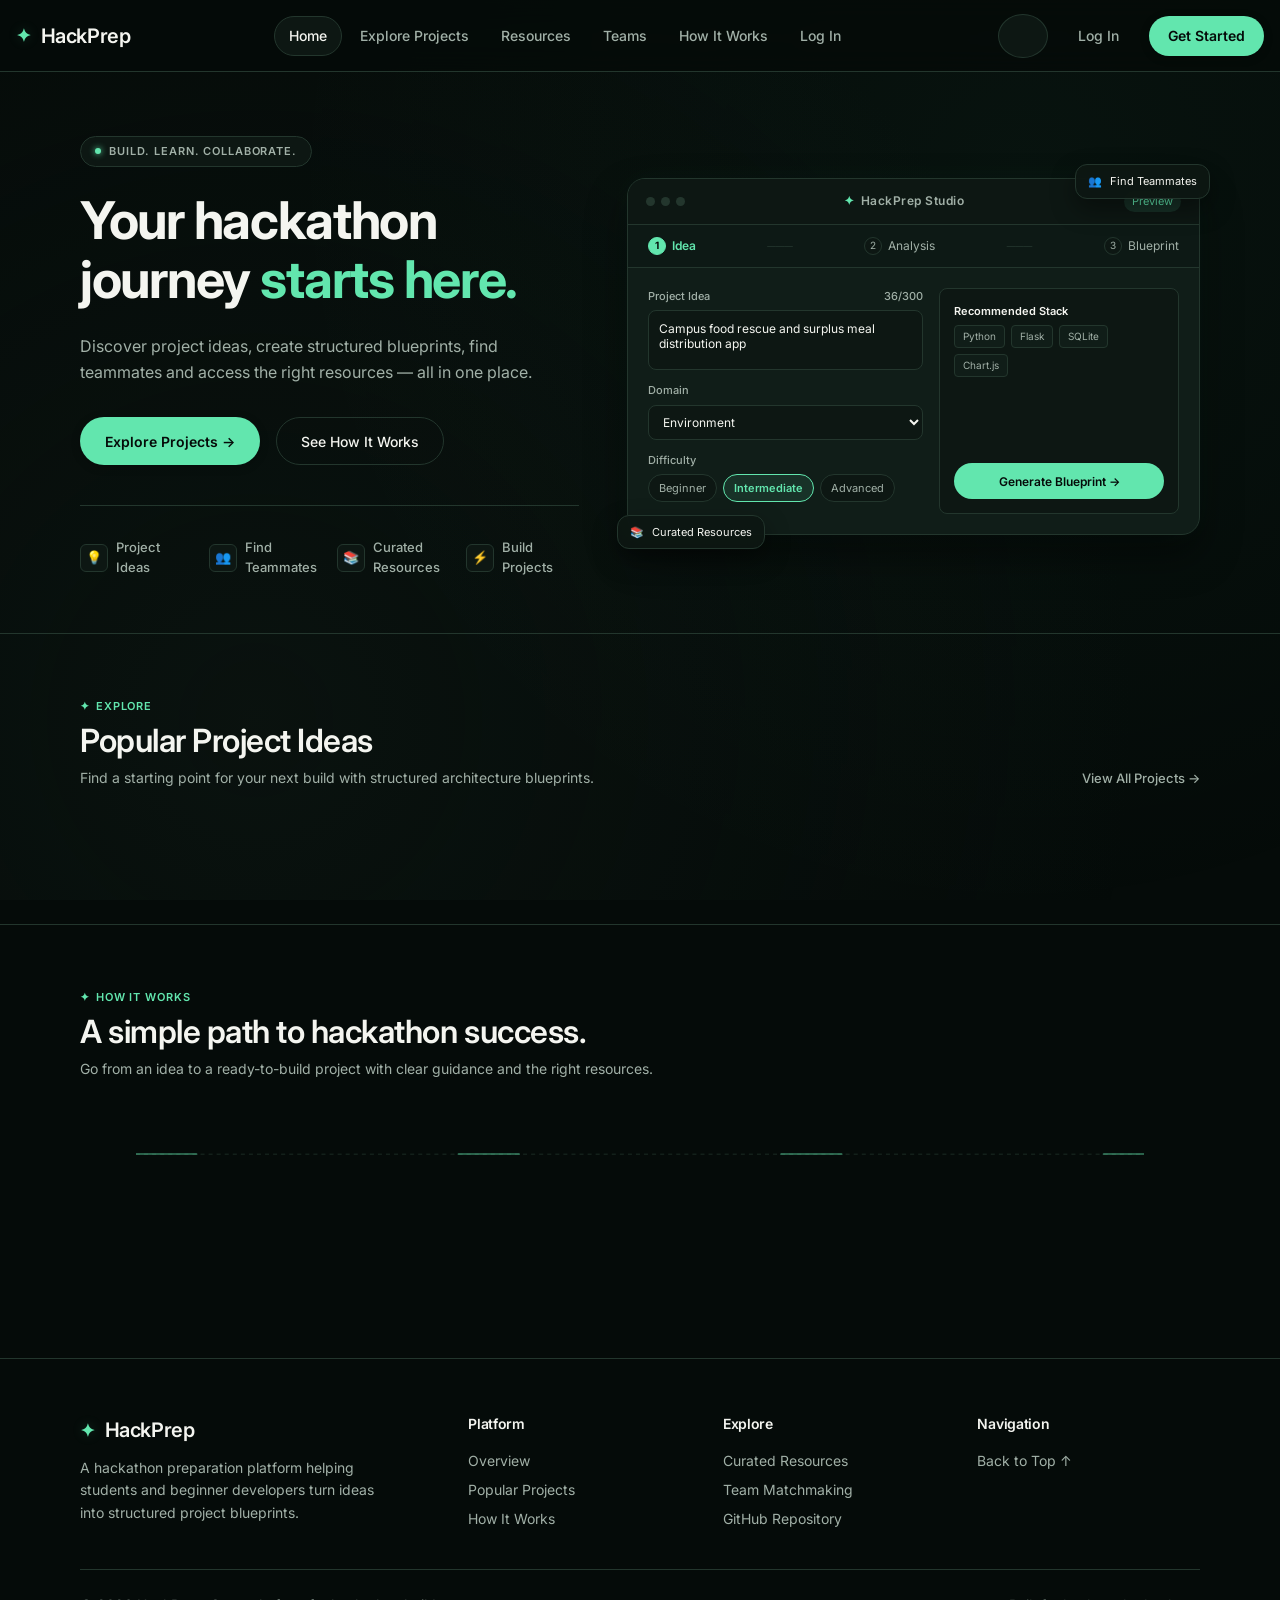
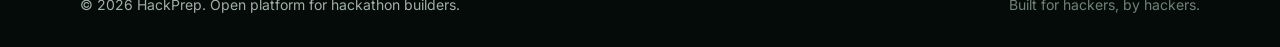
<file: index.html>
<!DOCTYPE html>
<html lang="en">
<head>
  <meta charset="UTF-8">
  <meta name="viewport" content="width=device-width, initial-scale=1.0">
  <title>HackPrep — Your Hackathon Journey Starts Here</title>
  <meta name="description" content="HackPrep helps students and beginner developers discover hackathon project ideas, create structured blueprints, find teammates, and access curated resources.">
  <link rel="preconnect" href="https://fonts.googleapis.com">
  <link rel="preconnect" href="https://fonts.gstatic.com" crossorigin>
  <link href="https://fonts.googleapis.com/css2?family=Inter:wght@400;500;600;700&family=JetBrains+Mono:wght@400;500&display=swap" rel="stylesheet">
  <link rel="stylesheet" href="css/tokens.css">
  <link rel="stylesheet" href="css/base.css">
  <link rel="stylesheet" href="css/components/wave-background.css">
  <link rel="stylesheet" href="css/components/animations.css">
  <link rel="stylesheet" href="css/components/buttons.css">
  <link rel="stylesheet" href="css/components/navbar.css">
  <link rel="stylesheet" href="css/components/hero.css">
  <link rel="stylesheet" href="css/components/hero-mockup.css">
  <link rel="stylesheet" href="css/components/card.css">
  <link rel="stylesheet" href="css/components/features.css">
  <link rel="stylesheet" href="css/components/modal.css">
  <link rel="stylesheet" href="css/components/badge.css">
  <link rel="stylesheet" href="css/main.css">
</head>
<body>
  <!-- Animated Wave Background Layer -->
  <div class="wave-background-container" aria-hidden="true">
    <canvas id="waveCanvas" class="wave-background-canvas"></canvas>
  </div>

  <!-- Header & Navigation -->
  <header>
    <nav class="navbar" aria-label="Primary Navigation">
      <div class="container navbar-container">
        <a href="#hero" class="navbar-brand" id="brandLogo">
          <span class="brand-sparkle" aria-hidden="true">✦</span>
          <span>HackPrep</span>
        </a>

        <ul class="navbar-nav" id="navbarList">
          <li><a href="#hero" class="nav-link is-active" id="navHome">Home</a></li>
          <li><a href="#projects" class="nav-link" id="navProjects">Explore Projects</a></li>
          <li><a href="#resources" class="nav-link" id="navResources">Resources</a></li>
          <li><a href="#teams" class="nav-link" id="navTeams">Teams</a></li>
          <li><a href="#how-it-works" class="nav-link" id="navHowItWorks">How It Works</a></li>
          <li class="mobile-only-auth"><a href="#" class="nav-link" id="navMobileLogin">Log In</a></li>
        </ul>

        <div class="navbar-actions">
          <button class="navbar-search-btn" id="navbarSearchBtn" aria-label="Search project ideas" title="Search project ideas">
            <svg width="16" height="16" viewBox="0 0 24 24" fill="none" stroke="currentColor" stroke-width="2" stroke-linecap="round" stroke-linejoin="round" aria-hidden="true">
              <circle cx="11" cy="11" r="8"></circle>
              <line x1="21" y1="21" x2="16.65" y2="16.65"></line>
            </svg>
          </button>
          <div id="navbarAuthAction" class="navbar-auth-action">
            <button class="btn-nav-login" id="navLoginBtn" type="button">Log In</button>
            <button class="btn-primary" id="navGetStartedBtn" type="button" style="min-height: 40px; padding: 0 18px;">
              Get Started
            </button>
          </div>
          <button class="navbar-toggle" id="navbarToggleBtn" aria-label="Toggle Navigation Menu" aria-expanded="false">
            ☰
          </button>
        </div>
      </div>
    </nav>
  </header>

  <main>
    <!-- Hero Section -->
    <section id="hero" class="hero">
      <div class="container hero-grid">
        <!-- Hero Left Column -->
        <div class="hero-content">
          <div class="hero-eyebrow-pill animate-hero-eyebrow">
            <span class="hero-eyebrow-dot" aria-hidden="true"></span>
            <span>BUILD. LEARN. COLLABORATE.</span>
          </div>

          <h1 class="hero-heading animate-hero-title">
            Your hackathon journey <span class="hero-accent">starts here.</span>
          </h1>

          <p class="hero-description animate-hero-desc">
            Discover project ideas, create structured blueprints, find teammates and access the right resources — all in one place.
          </p>

          <div class="hero-cta-group animate-hero-cta">
            <a href="#projects" class="btn-primary" id="heroExploreBtn">Explore Projects →</a>
            <a href="#how-it-works" class="btn-secondary" id="heroSeeHowBtn">See How It Works</a>
          </div>

          <!-- Four Capability Indicators -->
          <div class="hero-capabilities-row animate-hero-capabilities">
            <div class="hero-capability-item">
              <span class="hero-capability-icon" aria-hidden="true">💡</span>
              <span>Project Ideas</span>
            </div>
            <div class="hero-capability-item">
              <span class="hero-capability-icon" aria-hidden="true">👥</span>
              <span>Find Teammates</span>
            </div>
            <div class="hero-capability-item">
              <span class="hero-capability-icon" aria-hidden="true">📚</span>
              <span>Curated Resources</span>
            </div>
            <div class="hero-capability-item">
              <span class="hero-capability-icon" aria-hidden="true">⚡</span>
              <span>Build Projects</span>
            </div>
          </div>
        </div>

        <!-- Hero Right Column: Interactive Project Builder Preview -->
        <div class="mockup-wrapper animate-hero-preview float-gentle">
          <!-- Floating badge: Find Teammates -->
          <div class="mockup-floating-badge badge-top-right">
            <span aria-hidden="true">👥</span>
            <span>Find Teammates</span>
          </div>

          <!-- Floating badge: Explore Resources -->
          <div class="mockup-floating-badge badge-bottom-left">
            <span aria-hidden="true">📚</span>
            <span>Curated Resources</span>
          </div>

          <!-- Main Blueprint Studio Window -->
          <div class="mockup-window" id="heroMockupCard">
            <!-- App Header -->
            <div class="mockup-app-header">
              <div class="mockup-window-controls" aria-hidden="true">
                <span class="mockup-dot"></span>
                <span class="mockup-dot"></span>
                <span class="mockup-dot"></span>
              </div>
              <div class="mockup-header-title">
                <span style="color: var(--accent-mint);">✦</span>
                <span>HackPrep Studio</span>
              </div>
              <span class="mockup-header-pill">Preview</span>
            </div>

            <!-- Stepper -->
            <div class="mockup-stepper">
              <span class="step-indicator active">
                <span class="step-circle">1</span> Idea
              </span>
              <span style="color: var(--border-subtle);" aria-hidden="true">───</span>
              <span class="step-indicator">
                <span class="step-circle">2</span> Analysis
              </span>
              <span style="color: var(--border-subtle);" aria-hidden="true">───</span>
              <span class="step-indicator">
                <span class="step-circle">3</span> Blueprint
              </span>
            </div>

            <!-- Content Grid -->
            <div class="mockup-content">
              <!-- Left Form Column -->
              <div>
                <div class="mockup-field-group">
                  <label class="mockup-label" for="heroMockupTextarea">
                    <span>Project Idea</span>
                    <span id="heroMockupCounter">36/300</span>
                  </label>
                  <textarea class="mockup-textarea" id="heroMockupTextarea" placeholder="Describe your hackathon idea...">Campus food rescue and surplus meal distribution app</textarea>
                </div>

                <div class="mockup-field-group">
                  <label class="mockup-label" for="heroMockupDomain">Domain</label>
                  <select class="mockup-select" id="heroMockupDomain" aria-label="Select domain">
                    <option value="AI / ML">AI / ML</option>
                    <option value="Web Development">Web Development</option>
                    <option value="Environment" selected>Environment</option>
                    <option value="Social Impact">Social Impact</option>
                    <option value="FinTech">FinTech</option>
                    <option value="HealthTech">HealthTech</option>
                  </select>
                </div>

                <div class="mockup-field-group">
                  <span class="mockup-label">Difficulty</span>
                  <div class="mockup-pills" role="group" aria-label="Difficulty level selection">
                    <button class="mockup-pill-btn" type="button">Beginner</button>
                    <button class="mockup-pill-btn is-active" type="button">Intermediate</button>
                    <button class="mockup-pill-btn" type="button">Advanced</button>
                  </div>
                </div>
              </div>

              <!-- Right Tech Stack & Blueprint Action Column -->
              <div class="mockup-right-panel">
                <div>
                  <div class="mockup-stack-title">Recommended Stack</div>
                  <div class="mockup-stack-tags" id="heroMockupStackTags">
                    <span class="mockup-stack-tag">Python</span>
                    <span class="mockup-stack-tag">Flask</span>
                    <span class="mockup-stack-tag">SQLite</span>
                    <span class="mockup-stack-tag">Chart.js</span>
                  </div>
                </div>

                <button class="mockup-gen-btn" id="heroMockupGenBtn" type="button">
                  Generate Blueprint →
                </button>
              </div>
            </div>
          </div>
        </div>
      </div>
    </section>

    <!-- Featured Project Ideas Section -->
    <section id="projects" class="section reveal-on-scroll">
      <div class="container">
        <div class="section-header-row">
          <div class="section-header">
            <span class="section-tag">
              <span aria-hidden="true">✦</span> EXPLORE
            </span>
            <h2 class="section-title">Popular Project Ideas</h2>
            <p class="section-desc">Find a starting point for your next build with structured architecture blueprints.</p>
          </div>
          <a href="#projects" class="section-action-link" id="viewAllProjectsLink">
            View All Projects →
          </a>
        </div>

        <!-- Category Filters -->
        <div class="project-filter-row" id="projectFilters" role="tablist" aria-label="Filter project ideas by category">
          <!-- Populated dynamically by project-directory.js -->
        </div>

        <!-- 4-Card Responsive Grid -->
        <div class="popular-cards-grid" id="popularCardsGrid" aria-live="polite">
          <!-- Populated dynamically with GreenTrack, EduTrack, MediConnect, FinMate -->
        </div>
      </div>
    </section>

    <!-- How It Works Section -->
    <section id="how-it-works" class="section workflow-section reveal-on-scroll">
      <div class="container">
        <div class="section-header">
          <span class="section-tag">
            <span aria-hidden="true">✦</span> HOW IT WORKS
          </span>
          <h2 class="section-title">A simple path to hackathon success.</h2>
          <p class="section-desc">Go from an idea to a ready-to-build project with clear guidance and the right resources.</p>
        </div>

        <div class="workflow-container">
          <!-- Connecting Animated Flowing Path on Desktop -->
          <svg class="workflow-connector-svg" preserveAspectRatio="none" viewBox="0 0 1000 4" aria-hidden="true">
            <line x1="0" y1="2" x2="1000" y2="2" class="workflow-connector-path" />
            <line x1="0" y1="2" x2="1000" y2="2" class="workflow-connector-glow" />
          </svg>

          <div class="workflow-timeline">
            <!-- Step 1: Discover -->
            <div class="workflow-step">
              <div class="workflow-icon-badge" aria-hidden="true">
                <svg width="22" height="22" viewBox="0 0 24 24" fill="none" stroke="currentColor" stroke-width="2" stroke-linecap="round" stroke-linejoin="round">
                  <path d="M15 14c.2-1 .7-1.7 1.5-2.5 1-.9 1.5-2.2 1.5-3.5A6 6 0 0 0 6 8c0 1 .2 2.2 1.5 3.5.7.7 1.3 1.5 1.5 2.5"/>
                  <path d="M9 18h6"/>
                  <path d="M10 22h4"/>
                </svg>
              </div>
              <span class="workflow-step-num">STEP 01</span>
              <h3 class="workflow-step-title">Discover</h3>
              <p class="workflow-step-desc">Explore curated project ideas or bring your own hackathon concept.</p>
            </div>

            <!-- Step 2: Plan -->
            <div class="workflow-step">
              <div class="workflow-icon-badge" aria-hidden="true">
                <svg width="22" height="22" viewBox="0 0 24 24" fill="none" stroke="currentColor" stroke-width="2" stroke-linecap="round" stroke-linejoin="round">
                  <path d="M14 2H6a2 2 0 0 0-2 2v16a2 2 0 0 0 2 2h12a2 2 0 0 0 2-2V8z"/>
                  <polyline points="14 2 14 8 20 8"/>
                  <line x1="16" y1="13" x2="8" y2="13"/>
                  <line x1="16" y1="17" x2="8" y2="17"/>
                </svg>
              </div>
              <span class="workflow-step-num">STEP 02</span>
              <h3 class="workflow-step-title">Plan</h3>
              <p class="workflow-step-desc">Create a structured blueprint with architecture diagrams and tech stacks.</p>
            </div>

            <!-- Step 3: Collaborate -->
            <div class="workflow-step">
              <div class="workflow-icon-badge" aria-hidden="true">
                <svg width="22" height="22" viewBox="0 0 24 24" fill="none" stroke="currentColor" stroke-width="2" stroke-linecap="round" stroke-linejoin="round">
                  <path d="M16 21v-2a4 4 0 0 0-4-4H6a4 4 0 0 0-4 4v2"/>
                  <circle cx="9" cy="7" r="4"/>
                  <path d="M22 21v-2a4 4 0 0 0-3-3.87"/>
                  <path d="M16 3.13a4 4 0 0 1 0 7.75"/>
                </svg>
              </div>
              <span class="workflow-step-num">STEP 03</span>
              <h3 class="workflow-step-title">Collaborate</h3>
              <p class="workflow-step-desc">Find teammates with complementary skills and curated learning tools.</p>
            </div>

            <!-- Step 4: Build & Track -->
            <div class="workflow-step">
              <div class="workflow-icon-badge" aria-hidden="true">
                <svg width="22" height="22" viewBox="0 0 24 24" fill="none" stroke="currentColor" stroke-width="2" stroke-linecap="round" stroke-linejoin="round">
                  <path d="M4.5 16.5c-1.5 1.26-2 5-2 5s3.74-.5 5-2c.71-.84.7-2.13-.09-2.91a2.18 2.18 0 0 0-2.91-.09z"/>
                  <path d="m12 15-3-3a22 22 0 0 1 2-3.95A12.88 12.88 0 0 1 22 2c0 2.72-.78 7.5-6 11a22.35 22.35 0 0 1-4 2z"/>
                  <path d="M9 12H4s.55-3.03 2-4c1.62-1.08 5 0 5 0"/>
                </svg>
              </div>
              <span class="workflow-step-num">STEP 04</span>
              <h3 class="workflow-step-title">Build &amp; Track</h3>
              <p class="workflow-step-desc">Organize sprint tasks, hit milestones, and ship your project with confidence.</p>
            </div>
          </div>
        </div>
      </div>
    </section>
  </main>

  <!-- Site Footer -->
  <footer class="footer">
    <div class="container">
      <div class="footer-grid">
        <div class="footer-col">
          <a href="#hero" class="navbar-brand" style="margin-bottom: 12px;">
            <span class="brand-sparkle" aria-hidden="true">✦</span>
            <span>HackPrep</span>
          </a>
          <p style="max-width: 320px; line-height: 1.6;">
            A hackathon preparation platform helping students and beginner developers turn ideas into structured project blueprints.
          </p>
        </div>

        <div class="footer-col">
          <h3>Platform</h3>
          <ul class="footer-links">
            <li><a href="#hero">Overview</a></li>
            <li><a href="#projects">Popular Projects</a></li>
            <li><a href="#how-it-works">How It Works</a></li>
          </ul>
        </div>

        <div class="footer-col">
          <h3>Explore</h3>
          <ul class="footer-links">
            <li><a href="#resources" id="footerResourcesLink">Curated Resources</a></li>
            <li><a href="#teams" id="footerTeamsLink">Team Matchmaking</a></li>
            <li><a href="https://github.com/salonisingh111/HackPrep-Project" target="_blank" rel="noopener noreferrer">GitHub Repository</a></li>
          </ul>
        </div>

        <div class="footer-col">
          <h3>Navigation</h3>
          <ul class="footer-links">
            <li><a href="#hero">Back to Top ↑</a></li>
          </ul>
        </div>
      </div>

      <div class="footer-bottom">
        <p>© 2026 HackPrep. Open platform for hackathon builders.</p>
        <p style="color: var(--text-dim);">Built for hackers, by hackers.</p>
      </div>
    </div>
  </footer>

  <!-- Developer Auth Modal -->
  <div class="modal-backdrop" id="authModal" role="dialog" aria-modal="true" aria-labelledby="authTitle">
    <div class="modal-panel">
      <div class="modal-header">
        <h2 class="modal-title" id="authTitle">Developer Authentication</h2>
        <button class="modal-close-btn" aria-label="Close dialog">✕</button>
      </div>
      <form id="authForm">
        <div class="form-group">
          <label for="authUsername" class="form-label">Developer Handle / Username</label>
          <input type="text" id="authUsername" class="form-input" placeholder="e.g. alex_dev" required>
        </div>
        <div class="form-feedback" id="authFeedback"></div>
        <button type="submit" class="btn-primary" style="width: 100%; margin-top: var(--space-2);">
          Connect Session
        </button>
      </form>
    </div>
  </div>

  <!-- Blueprint Specification Detail Modal -->
  <div class="modal-backdrop" id="detailModal" role="dialog" aria-modal="true" aria-labelledby="modalDetailTitle">
    <div class="modal-panel" style="max-width: 600px;">
      <div class="modal-header">
        <div>
          <h2 class="modal-title" id="modalDetailTitle">Blueprint Specification</h2>
          <span class="card-meta" id="modalDetailDomain" style="display: block; margin-top: 4px;"></span>
        </div>
        <button class="modal-close-btn" aria-label="Close dialog">✕</button>
      </div>
      <div>
        <p id="modalDetailSummary" style="margin-bottom: var(--space-3); color: var(--text-primary);"></p>
        <div style="margin-bottom: var(--space-3);">
          <span style="font-family: var(--font-family-mono); color: var(--accent-mint); display: block; margin-bottom: 4px; font-size: 12px; letter-spacing: 0.04em;">TARGET ARCHITECTURE</span>
          <code id="modalDetailArchitecture" style="background: var(--bg-surface); padding: 8px 12px; border-radius: 6px; display: block; font-size: 13px; border: 1px solid var(--border-subtle); color: var(--text-primary);"></code>
        </div>
        <div style="margin-bottom: var(--space-3);">
          <span style="font-family: var(--font-family-mono); color: var(--text-muted); display: block; margin-bottom: 6px; font-size: 12px; letter-spacing: 0.04em;">RECOMMENDED STACK</span>
          <div class="badge-group" id="modalDetailStack"></div>
        </div>
        <div>
          <span style="font-family: var(--font-family-mono); color: var(--text-primary); display: block; margin-bottom: 6px; font-size: 12px; letter-spacing: 0.04em;">ROADMAP MILESTONES</span>
          <ul id="modalDetailMilestones" style="list-style: none; padding: 0;"></ul>
        </div>
      </div>
    </div>
  </div>

  <!-- Feature Notice Modal -->
  <div class="modal-backdrop" id="infoModal" role="dialog" aria-modal="true" aria-labelledby="infoModalTitle">
    <div class="modal-panel">
      <div class="modal-header">
        <h2 class="modal-title" id="infoModalTitle">Feature Notice</h2>
        <button class="modal-close-btn" aria-label="Close dialog">✕</button>
      </div>
      <p id="infoModalMessage" style="color: var(--text-muted); line-height: 1.6; margin-bottom: var(--space-3);"></p>
      <button class="btn-primary" id="infoModalDismissBtn" style="width: 100%;">
        Got it
      </button>
    </div>
  </div>

  <script type="module" src="js/app.js"></script>
</body>
</html>
</file>
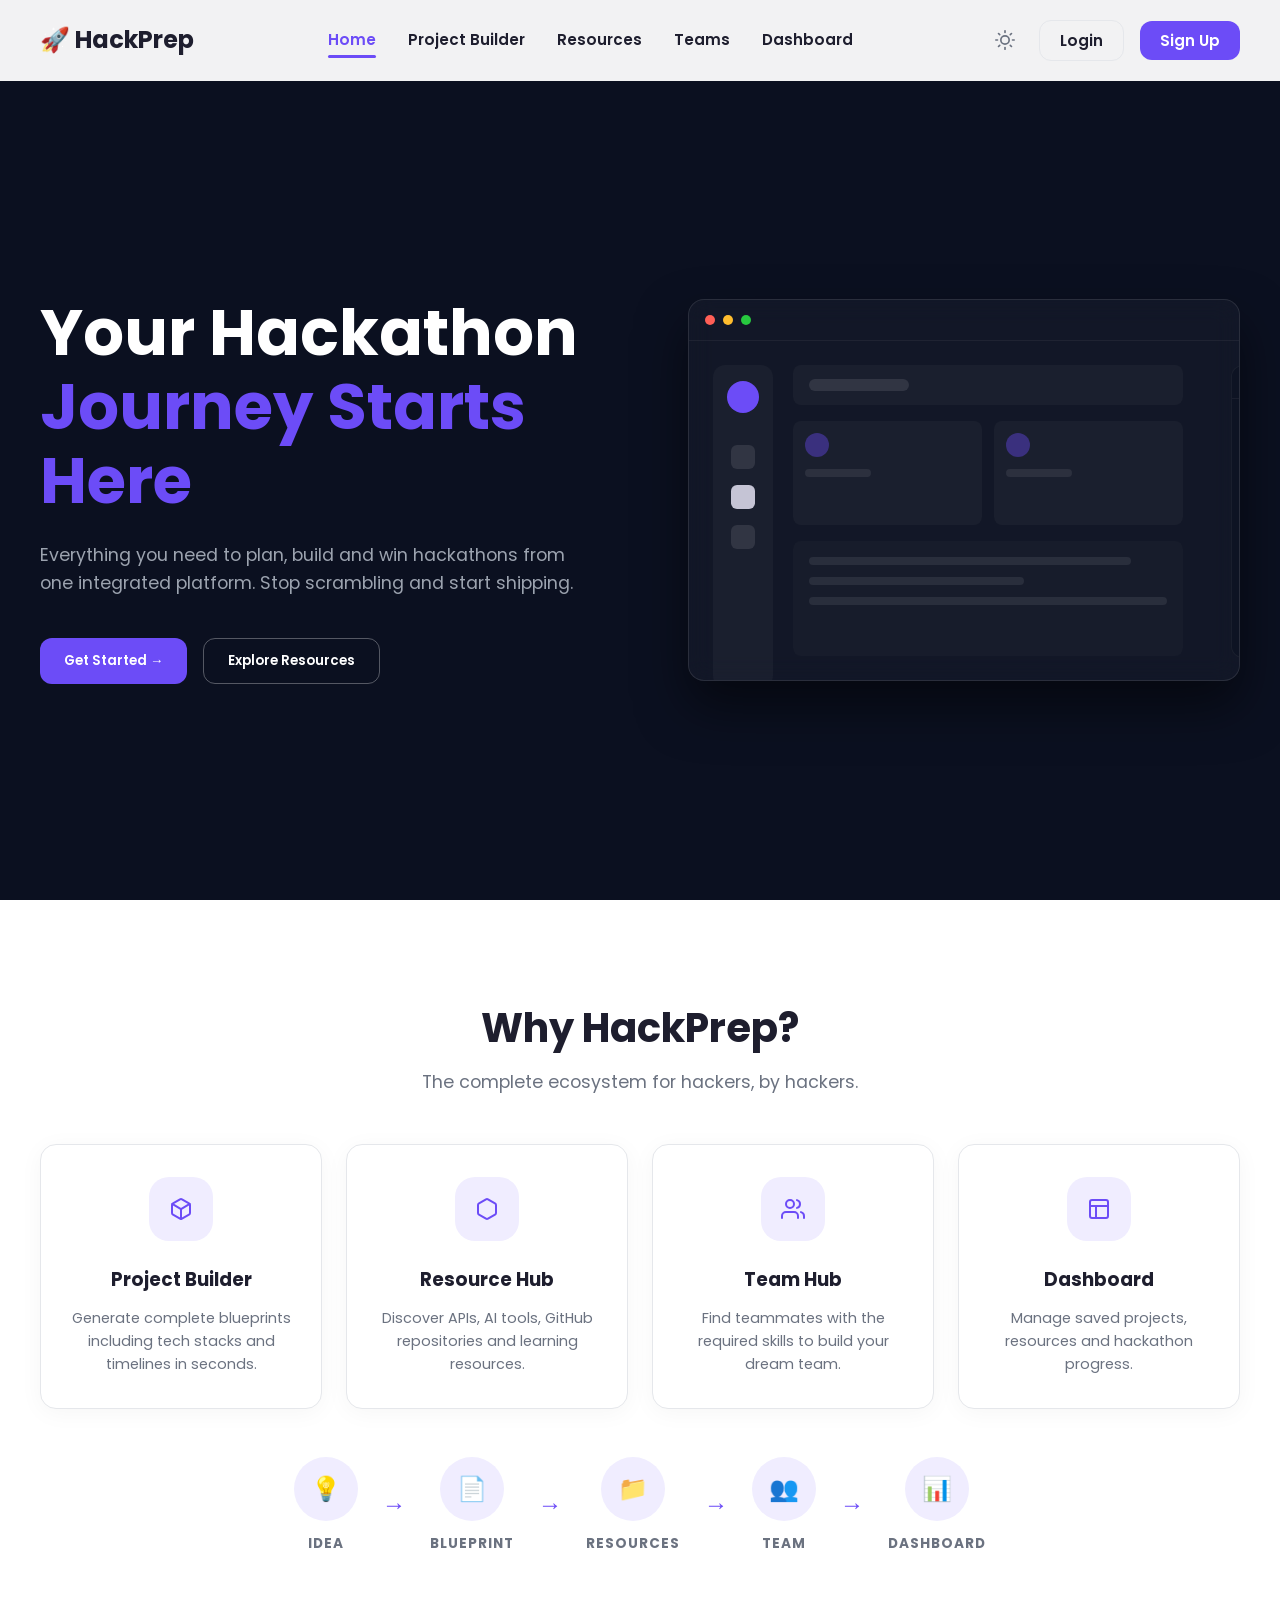
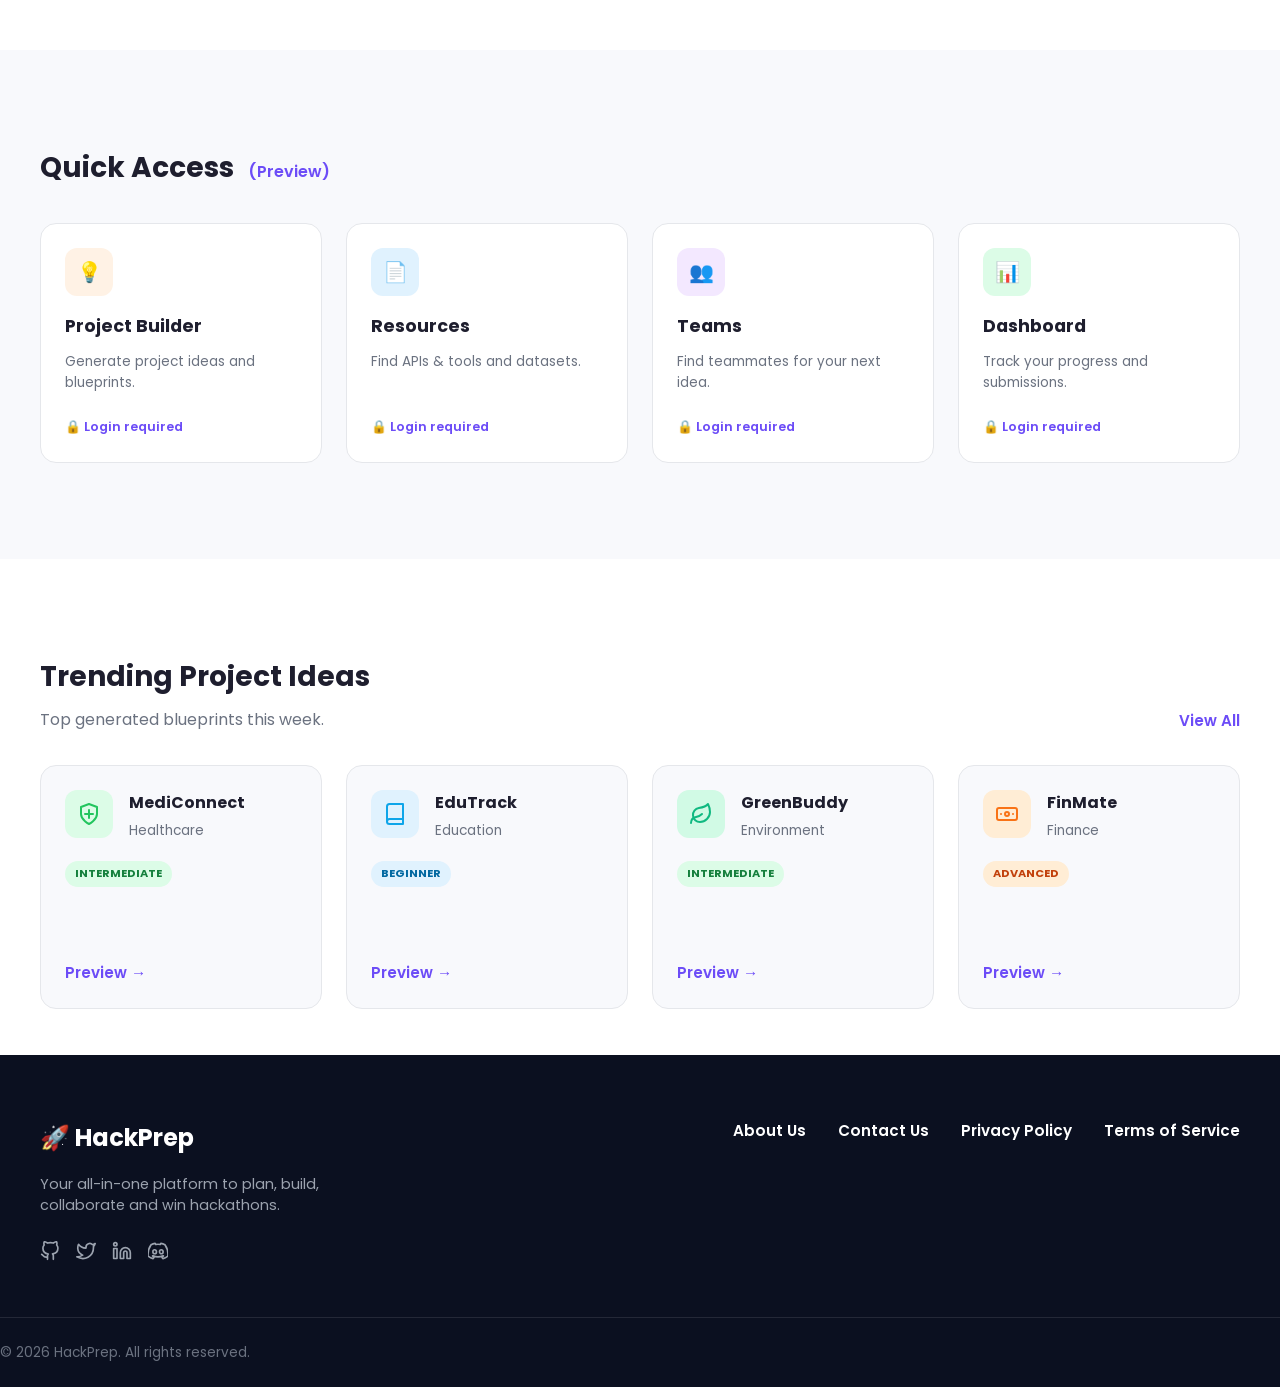
<file: home.html>
<!DOCTYPE html>
<html lang="en">
<head>
    <meta charset="UTF-8">
    <meta name="viewport" content="width=device-width, initial-scale=1.0">
    <title>HackPrep | Your Hackathon Journey Starts Here</title>
    <meta name="description" content="HackPrep is a hackathon preparation platform where students can discover project ideas, access resources, find teammates, and manage their hackathon journey.">
    <link href="https://fonts.googleapis.com/css2?family=Poppins:wght@400;600;700&display=swap" rel="stylesheet">
    <link rel="stylesheet" href="css/home.css">
</head>
<body>
    <!-- Navbar -->
    <nav class="home-navbar">
        <div class="home-navbar-container">
            <div class="home-navbar-logo">
                <a href="#">🚀 HackPrep</a>
            </div>
            <ul class="home-navbar-links">
                <li><a href="#" class="active">Home</a></li>
                <li><a href="#" class="home-protected">Project Builder</a></li>
                <li><a href="#" class="home-protected">Resources</a></li>
                <li><a href="#" class="home-protected">Teams</a></li>
                <li><a href="#" class="home-protected">Dashboard</a></li>
            </ul>
            <div class="home-navbar-actions">
                <button class="home-theme-toggle" aria-label="Toggle theme">
                    <svg width="20" height="20" viewBox="0 0 24 24" fill="none" stroke="currentColor" stroke-width="2" stroke-linecap="round" stroke-linejoin="round"><circle cx="12" cy="12" r="5"></circle><line x1="12" y1="1" x2="12" y2="3"></line><line x1="12" y1="21" x2="12" y2="23"></line><line x1="4.22" y1="4.22" x2="5.64" y2="5.64"></line><line x1="18.36" y1="18.36" x2="19.78" y2="19.78"></line><line x1="1" y1="12" x2="3" y2="12"></line><line x1="21" y1="12" x2="23" y2="12"></line><line x1="4.22" y1="19.78" x2="5.64" y2="18.36"></line><line x1="18.36" y1="5.64" x2="19.78" y2="4.22"></line></svg>
                </button>
                <button class="home-btn-login home-protected">Login</button>
                <button class="home-btn-signup home-protected">Sign Up</button>
            </div>
        </div>
    </nav>

    <!-- Hero Section -->
    <header class="home-hero">
        <div class="home-hero-container">
            <div class="home-hero-content" data-animate="fade-up">
                <h1 class="home-hero-heading">Your Hackathon <br><span class="home-highlight">Journey Starts Here</span></h1>
                <p class="home-hero-subheading">Everything you need to plan, build and win hackathons from one integrated platform. Stop scrambling and start shipping.</p>
                <div class="home-hero-buttons">
                    <button class="home-btn-primary home-protected">Get Started →</button>
                    <button class="home-btn-secondary home-protected">Explore Resources</button>
                </div>
            </div>
            <div class="home-hero-illustration" data-animate="fade-up" data-delay="0.2s">
                <div class="home-hero-mockup home-animate-float">
                    <div class="home-mockup-header">
                        <span class="home-dot red"></span>
                        <span class="home-dot yellow"></span>
                        <span class="home-dot green"></span>
                    </div>
                    <div class="home-mockup-body">
                        <div class="home-mockup-full-scroll">
                            <!-- Group 1: Dashboard -->
                            <div class="mockup-screen">
                                <div class="mockup-sidebar">
                                    <div class="mockup-avatar"></div>
                                    <div class="mockup-nav-item"></div>
                                    <div class="mockup-nav-item active"></div>
                                    <div class="mockup-nav-item"></div>
                                </div>
                                <div class="mockup-content">
                                    <div class="mockup-header-bar">
                                        <div class="mockup-search"></div>
                                    </div>
                                    <div class="mockup-cards">
                                        <div class="mockup-card">
                                            <div class="mockup-circle"></div>
                                            <div class="mockup-line short"></div>
                                        </div>
                                        <div class="mockup-card">
                                            <div class="mockup-circle"></div>
                                            <div class="mockup-line short"></div>
                                        </div>
                                    </div>
                                    <div class="mockup-text-block">
                                        <div class="mockup-line long"></div>
                                        <div class="mockup-line med"></div>
                                        <div class="mockup-line xl"></div>
                                    </div>
                                </div>
                            </div>
                            
                            <!-- Group 2: Code Editor -->
                            <div class="mockup-screen">
                                <div class="mockup-editor-window">
                                    <div class="mockup-editor-header">
                                        <span>main.js</span>
                                        <span>style.css</span>
                                    </div>
                                    <div class="mockup-editor-body">
                                        <div class="mockup-code-line"><span class="purple">import</span> <span class="blue">React</span> <span class="purple">from</span> 'react';</div>
                                        <div class="mockup-code-line"><span class="purple">const</span> <span class="blue">App</span> = () => {</div>
                                        <div class="mockup-code-line indent"><span class="purple">return</span> (</div>
                                        <div class="mockup-code-line indent-2">&lt;<span class="blue">HackPrep</span> /&gt;</div>
                                        <div class="mockup-code-line indent">);</div>
                                        <div class="mockup-code-line">};</div>
                                    </div>
                                </div>
                            </div>

                            <!-- Group 3: Analytics -->
                            <div class="mockup-screen">
                                <div class="mockup-analytics">
                                    <div class="mockup-chart-bar" style="height: 40%"></div>
                                    <div class="mockup-chart-bar" style="height: 70%"></div>
                                    <div class="mockup-chart-bar" style="height: 50%"></div>
                                    <div class="mockup-chart-bar" style="height: 90%"></div>
                                    <div class="mockup-chart-bar" style="height: 60%"></div>
                                </div>
                            </div>

                            <!-- Duplicate Group 1 for seamless scroll loop -->
                            <div class="mockup-screen">
                                <div class="mockup-sidebar">
                                    <div class="mockup-avatar"></div>
                                    <div class="mockup-nav-item"></div>
                                    <div class="mockup-nav-item active"></div>
                                    <div class="mockup-nav-item"></div>
                                </div>
                                <div class="mockup-content">
                                    <div class="mockup-header-bar">
                                        <div class="mockup-search"></div>
                                    </div>
                                    <div class="mockup-cards">
                                        <div class="mockup-card">
                                            <div class="mockup-circle"></div>
                                            <div class="mockup-line short"></div>
                                        </div>
                                        <div class="mockup-card">
                                            <div class="mockup-circle"></div>
                                            <div class="mockup-line short"></div>
                                        </div>
                                    </div>
                                    <div class="mockup-text-block">
                                        <div class="mockup-line long"></div>
                                        <div class="mockup-line med"></div>
                                        <div class="mockup-line xl"></div>
                                    </div>
                                </div>
                            </div>
                        </div>
                    </div>
                </div>
            </div>
        </div>
    </header>

    <!-- Why HackPrep -->
    <section class="home-features">
        <div class="home-features-container">
            <div class="home-section-header" data-animate="fade-up">
                <h2 class="home-section-title">Why HackPrep?</h2>
                <p class="home-section-subtitle">The complete ecosystem for hackers, by hackers.</p>
            </div>
            <div class="home-features-grid">
                <div class="home-feature-card home-protected" data-animate="fade-up" data-delay="0.1s">
                    <div class="home-feature-icon-wrapper">
                        <!-- Cube Icon -->
                        <svg width="24" height="24" viewBox="0 0 24 24" fill="none" stroke="currentColor" stroke-width="2" stroke-linecap="round" stroke-linejoin="round"><path d="M21 16V8a2 2 0 0 0-1-1.73l-7-4a2 2 0 0 0-2 0l-7 4A2 2 0 0 0 3 8v8a2 2 0 0 0 1 1.73l7 4a2 2 0 0 0 2 0l7-4A2 2 0 0 0 21 16z"></path><polyline points="3.27 6.96 12 12.01 20.73 6.96"></polyline><line x1="12" y1="22.08" x2="12" y2="12"></line></svg>
                    </div>
                    <h3 class="home-feature-title">Project Builder</h3>
                    <p class="home-feature-desc">Generate complete blueprints including tech stacks and timelines in seconds.</p>
                </div>
                <div class="home-feature-card home-protected" data-animate="fade-up" data-delay="0.2s">
                    <div class="home-feature-icon-wrapper">
                        <!-- Hexagon Icon -->
                        <svg width="24" height="24" viewBox="0 0 24 24" fill="none" stroke="currentColor" stroke-width="2" stroke-linecap="round" stroke-linejoin="round"><path d="M21 16V8a2 2 0 0 0-1-1.73l-7-4a2 2 0 0 0-2 0l-7 4A2 2 0 0 0 3 8v8a2 2 0 0 0 1 1.73l7 4a2 2 0 0 0 2 0l7-4A2 2 0 0 0 21 16z"></path></svg>
                    </div>
                    <h3 class="home-feature-title">Resource Hub</h3>
                    <p class="home-feature-desc">Discover APIs, AI tools, GitHub repositories and learning resources.</p>
                </div>
                <div class="home-feature-card home-protected" data-animate="fade-up" data-delay="0.3s">
                    <div class="home-feature-icon-wrapper">
                        <!-- Users Outline Icon -->
                        <svg width="24" height="24" viewBox="0 0 24 24" fill="none" stroke="currentColor" stroke-width="2" stroke-linecap="round" stroke-linejoin="round"><path d="M17 21v-2a4 4 0 0 0-4-4H5a4 4 0 0 0-4 4v2"></path><circle cx="9" cy="7" r="4"></circle><path d="M23 21v-2a4 4 0 0 0-3-3.87"></path><path d="M16 3.13a4 4 0 0 1 0 7.75"></path></svg>
                    </div>
                    <h3 class="home-feature-title">Team Hub</h3>
                    <p class="home-feature-desc">Find teammates with the required skills to build your dream team.</p>
                </div>
                <div class="home-feature-card home-protected" data-animate="fade-up" data-delay="0.4s">
                    <div class="home-feature-icon-wrapper">
                        <!-- Layout Icon -->
                        <svg width="24" height="24" viewBox="0 0 24 24" fill="none" stroke="currentColor" stroke-width="2" stroke-linecap="round" stroke-linejoin="round"><rect x="3" y="3" width="18" height="18" rx="2" ry="2"></rect><line x1="3" y1="9" x2="21" y2="9"></line><line x1="9" y1="21" x2="9" y2="9"></line></svg>
                    </div>
                    <h3 class="home-feature-title">Dashboard</h3>
                    <p class="home-feature-desc">Manage saved projects, resources and hackathon progress.</p>
                </div>
            </div>
        </div>
    </section>

    <!-- Workflow -->
    <section class="home-workflow">
        <div class="home-workflow-container">
            <div class="home-workflow-steps">
                <div class="home-workflow-item" data-animate="fade-up" data-delay="0.1s">
                    <div class="home-workflow-icon">💡</div>
                    <span class="home-workflow-label">IDEA</span>
                </div>
                <div class="home-workflow-arrow" data-animate="fade-up" data-delay="0.15s">→</div>
                <div class="home-workflow-item" data-animate="fade-up" data-delay="0.2s">
                    <div class="home-workflow-icon">📄</div>
                    <span class="home-workflow-label">BLUEPRINT</span>
                </div>
                <div class="home-workflow-arrow" data-animate="fade-up" data-delay="0.25s">→</div>
                <div class="home-workflow-item" data-animate="fade-up" data-delay="0.3s">
                    <div class="home-workflow-icon">📁</div>
                    <span class="home-workflow-label">RESOURCES</span>
                </div>
                <div class="home-workflow-arrow" data-animate="fade-up" data-delay="0.35s">→</div>
                <div class="home-workflow-item" data-animate="fade-up" data-delay="0.4s">
                    <div class="home-workflow-icon">👥</div>
                    <span class="home-workflow-label">TEAM</span>
                </div>
                <div class="home-workflow-arrow" data-animate="fade-up" data-delay="0.45s">→</div>
                <div class="home-workflow-item" data-animate="fade-up" data-delay="0.5s">
                    <div class="home-workflow-icon">📊</div>
                    <span class="home-workflow-label">DASHBOARD</span>
                </div>
            </div>
        </div>
    </section>

    <!-- Quick Access -->
    <section class="home-quick-access">
        <div class="home-quick-access-container">
            <h2 class="home-section-title-left" data-animate="fade-up">Quick Access <span class="home-subtitle-light">(Preview)</span></h2>
            <div class="home-quick-access-grid">
                <div class="home-quick-card home-protected" data-animate="slide-up" data-delay="0.1s">
                    <div class="home-quick-header">
                        <div class="home-quick-icon orange">💡</div>
                        <h3 class="home-quick-title">Project Builder</h3>
                    </div>
                    <p class="home-quick-desc">Generate project ideas and blueprints.</p>
                    <div class="home-quick-lock">🔒 Login required</div>
                </div>
                <div class="home-quick-card home-protected" data-animate="slide-up" data-delay="0.2s">
                    <div class="home-quick-header">
                        <div class="home-quick-icon blue">📄</div>
                        <h3 class="home-quick-title">Resources</h3>
                    </div>
                    <p class="home-quick-desc">Find APIs & tools and datasets.</p>
                    <div class="home-quick-lock">🔒 Login required</div>
                </div>
                <div class="home-quick-card home-protected" data-animate="slide-up" data-delay="0.3s">
                    <div class="home-quick-header">
                        <div class="home-quick-icon purple">👥</div>
                        <h3 class="home-quick-title">Teams</h3>
                    </div>
                    <p class="home-quick-desc">Find teammates for your next idea.</p>
                    <div class="home-quick-lock">🔒 Login required</div>
                </div>
                <div class="home-quick-card home-protected" data-animate="slide-up" data-delay="0.4s">
                    <div class="home-quick-header">
                        <div class="home-quick-icon green">📊</div>
                        <h3 class="home-quick-title">Dashboard</h3>
                    </div>
                    <p class="home-quick-desc">Track your progress and submissions.</p>
                    <div class="home-quick-lock">🔒 Login required</div>
                </div>
            </div>
        </div>
    </section>

    <!-- Trending Project Ideas -->
    <section class="home-trending">
        <div class="home-trending-container">
            <div class="home-trending-header" data-animate="fade-up">
                <div>
                    <h2 class="home-section-title-left">Trending Project Ideas</h2>
                    <p class="home-section-subtitle-left">Top generated blueprints this week.</p>
                </div>
                <a href="#" class="home-view-all home-protected">View All</a>
            </div>
            <div class="home-trending-grid">
                <!-- Card 1 -->
                <div class="home-trend-card" data-animate="fade-up" data-delay="0.1s">
                    <div class="home-trend-top">
                        <div class="home-trend-icon green-bg">
                            <svg width="24" height="24" viewBox="0 0 24 24" fill="none" stroke="currentColor" stroke-width="2" stroke-linecap="round" stroke-linejoin="round"><path d="M12 22s8-4 8-10V5l-8-3-8 3v7c0 6 8 10 8 10z"></path><line x1="12" y1="8" x2="12" y2="16"></line><line x1="8" y1="12" x2="16" y2="12"></line></svg>
                        </div>
                        <div class="home-trend-info">
                            <h3 class="home-trend-title">MediConnect</h3>
                            <span class="home-trend-domain">Healthcare</span>
                        </div>
                    </div>
                    <div class="home-trend-badge intermediate">INTERMEDIATE</div>
                    <div class="home-trend-spacer"></div>
                    <button class="home-trend-preview home-protected">Preview →</button>
                </div>
                <!-- Card 2 -->
                <div class="home-trend-card" data-animate="fade-up" data-delay="0.2s">
                    <div class="home-trend-top">
                        <div class="home-trend-icon blue-bg">
                            <svg width="24" height="24" viewBox="0 0 24 24" fill="none" stroke="currentColor" stroke-width="2" stroke-linecap="round" stroke-linejoin="round"><path d="M4 19.5A2.5 2.5 0 0 1 6.5 17H20"></path><path d="M6.5 2H20v20H6.5A2.5 2.5 0 0 1 4 19.5v-15A2.5 2.5 0 0 1 6.5 2z"></path></svg>
                        </div>
                        <div class="home-trend-info">
                            <h3 class="home-trend-title">EduTrack</h3>
                            <span class="home-trend-domain">Education</span>
                        </div>
                    </div>
                    <div class="home-trend-badge beginner">BEGINNER</div>
                    <div class="home-trend-spacer"></div>
                    <button class="home-trend-preview home-protected">Preview →</button>
                </div>
                <!-- Card 3 -->
                <div class="home-trend-card" data-animate="fade-up" data-delay="0.3s">
                    <div class="home-trend-top">
                        <div class="home-trend-icon green-bg-2">
                            <svg width="24" height="24" viewBox="0 0 24 24" fill="none" stroke="currentColor" stroke-width="2" stroke-linecap="round" stroke-linejoin="round"><path d="M11 20A7 7 0 0 1 9.8 6.1C15.5 5 17 4.48 19 2c1 2 2 4.18 2 8 0 5.5-4.78 10-10 10Z"></path><path d="M2 21c0-3 1.85-5.36 5.08-6C9.5 14.52 12 13 13 12"></path></svg>
                        </div>
                        <div class="home-trend-info">
                            <h3 class="home-trend-title">GreenBuddy</h3>
                            <span class="home-trend-domain">Environment</span>
                        </div>
                    </div>
                    <div class="home-trend-badge intermediate">INTERMEDIATE</div>
                    <div class="home-trend-spacer"></div>
                    <button class="home-trend-preview home-protected">Preview →</button>
                </div>
                <!-- Card 4 -->
                <div class="home-trend-card" data-animate="fade-up" data-delay="0.4s">
                    <div class="home-trend-top">
                        <div class="home-trend-icon orange-bg">
                            <svg width="24" height="24" viewBox="0 0 24 24" fill="none" stroke="currentColor" stroke-width="2" stroke-linecap="round" stroke-linejoin="round"><rect x="2" y="6" width="20" height="12" rx="2"></rect><circle cx="12" cy="12" r="2"></circle><path d="M6 12h.01M18 12h.01"></path></svg>
                        </div>
                        <div class="home-trend-info">
                            <h3 class="home-trend-title">FinMate</h3>
                            <span class="home-trend-domain">Finance</span>
                        </div>
                    </div>
                    <div class="home-trend-badge advanced">ADVANCED</div>
                    <div class="home-trend-spacer"></div>
                    <button class="home-trend-preview home-protected">Preview →</button>
                </div>
            </div>
        </div>
    </section>

    <!-- Footer -->
    <footer class="home-footer">
        <div class="home-footer-container">
            <div class="home-footer-left">
                <div class="home-footer-logo">
                    🚀 HackPrep
                </div>
                <p class="home-footer-desc">Your all-in-one platform to plan, build, collaborate and win hackathons.</p>
                <div class="home-footer-socials">
                    <a href="#" aria-label="GitHub"><svg width="20" height="20" viewBox="0 0 24 24" fill="none" stroke="currentColor" stroke-width="2" stroke-linecap="round" stroke-linejoin="round"><path d="M9 19c-5 1.5-5-2.5-7-3m14 6v-3.87a3.37 3.37 0 0 0-.94-2.61c3.14-.35 6.44-1.54 6.44-7A5.44 5.44 0 0 0 20 4.77 5.07 5.07 0 0 0 19.91 1S18.73.65 16 2.48a13.38 13.38 0 0 0-7 0C6.27.65 5.09 1 5.09 1A5.07 5.07 0 0 0 5 4.77a5.44 5.44 0 0 0-1.5 3.78c0 5.42 3.3 6.61 6.44 7A3.37 3.37 0 0 0 9 18.13V22"></path></svg></a>
                    <a href="#" aria-label="Twitter"><svg width="20" height="20" viewBox="0 0 24 24" fill="none" stroke="currentColor" stroke-width="2" stroke-linecap="round" stroke-linejoin="round"><path d="M23 3a10.9 10.9 0 0 1-3.14 1.53 4.48 4.48 0 0 0-7.86 3v1A10.66 10.66 0 0 1 3 4s-4 9 5 13a11.64 11.64 0 0 1-7 2c9 5 20 0 20-11.5a4.5 4.5 0 0 0-.08-.83A7.72 7.72 0 0 0 23 3z"></path></svg></a>
                    <a href="#" aria-label="LinkedIn"><svg width="20" height="20" viewBox="0 0 24 24" fill="none" stroke="currentColor" stroke-width="2" stroke-linecap="round" stroke-linejoin="round"><path d="M16 8a6 6 0 0 1 6 6v7h-4v-7a2 2 0 0 0-2-2 2 2 0 0 0-2 2v7h-4v-7a6 6 0 0 1 6-6z"></path><rect x="2" y="9" width="4" height="12"></rect><circle cx="4" cy="4" r="2"></circle></svg></a>
                    <a href="#" aria-label="Discord"><svg width="20" height="20" viewBox="0 0 24 24" fill="none" stroke="currentColor" stroke-width="2" stroke-linecap="round" stroke-linejoin="round"><path d="M20.317 4.37a19.791 19.791 0 0 0-4.885-1.515.074.074 0 0 0-.079.037c-.21.375-.444.864-.608 1.25a18.27 18.27 0 0 0-5.487 0 12.64 12.64 0 0 0-.617-1.25.077.077 0 0 0-.079-.037A19.736 19.736 0 0 0 3.677 4.37a.07.07 0 0 0-.032.027C.533 9.046-.32 13.58.099 18.057a.082.082 0 0 0 .031.057 19.9 19.9 0 0 0 5.993 3.03.078.078 0 0 0 .084-.028 14.09 14.09 0 0 0 1.226-1.994.076.076 0 0 0-.041-.106 13.107 13.107 0 0 1-1.872-.892.077.077 0 0 1-.008-.128 10.2 10.2 0 0 0 .372-.292.074.074 0 0 1 .077-.01c3.928 1.793 8.18 1.793 12.062 0a.074.074 0 0 1 .078.01c.12.098.246.198.373.292a.077.077 0 0 1-.006.127 12.299 12.299 0 0 1-1.873.892.077.077 0 0 0-.041.107c.36.698.772 1.362 1.225 1.993a.076.076 0 0 0 .084.028 19.839 19.839 0 0 0 6.002-3.03.077.077 0 0 0 .032-.054c.5-5.177-.838-9.674-3.549-13.66a.061.061 0 0 0-.031-.028zM8.02 15.33c-1.183 0-2.157-1.085-2.157-2.419 0-1.333.956-2.419 2.157-2.419 1.21 0 2.176 1.096 2.157 2.42 0 1.333-.956 2.418-2.157 2.418zm7.975 0c-1.183 0-2.157-1.085-2.157-2.419 0-1.333.955-2.419 2.157-2.419 1.21 0 2.176 1.096 2.157 2.42 0 1.333-.946 2.418-2.157 2.418z"></path></svg></a>
                </div>
            </div>
            <div class="home-footer-links">
                <a href="#">About Us</a>
                <a href="#">Contact Us</a>
                <a href="#">Privacy Policy</a>
                <a href="#">Terms of Service</a>
            </div>
        </div>
        <div class="home-footer-bottom">
            <p>&copy; 2026 HackPrep. All rights reserved.</p>
        </div>
    </footer>

    <!-- Login Modal -->
    <div class="home-modal-overlay" id="homeLoginModal">
        <div class="home-modal-content">
            <button class="home-modal-close" aria-label="Close modal">×</button>
            <div class="home-modal-header">
                <div class="home-modal-logo">🚀 HackPrep</div>
                <h2>Welcome Back</h2>
                <p>Login to access your hackathon workspace.</p>
            </div>
            <form class="home-modal-form">
                <div class="home-form-group">
                    <label for="email">Email</label>
                    <input type="email" id="email" placeholder="you@example.com" required>
                </div>
                <div class="home-form-group">
                    <label for="password">Password</label>
                    <input type="password" id="password" placeholder="••••••••" required>
                </div>
                <div class="home-form-options">
                    <a href="#" class="home-forgot-pw">Forgot Password?</a>
                </div>
                <button type="submit" class="home-btn-primary home-btn-full">Login</button>
            </form>
            <div class="home-modal-divider">
                <span>OR</span>
            </div>
            <button class="home-btn-google">
                <svg width="18" height="18" viewBox="0 0 24 24" fill="none" xmlns="http://www.w3.org/2000/svg"><path d="M22.56 12.25c0-.78-.07-1.53-.2-2.25H12v4.26h5.92c-.26 1.37-1.04 2.53-2.21 3.31v2.77h3.57c2.08-1.92 3.28-4.74 3.28-8.09z" fill="#4285F4"/><path d="M12 23c2.97 0 5.46-.98 7.28-2.66l-3.57-2.77c-.98.66-2.23 1.06-3.71 1.06-2.86 0-5.29-1.93-6.16-4.53H2.18v2.84C3.99 20.53 7.7 23 12 23z" fill="#34A853"/><path d="M5.84 14.09c-.22-.66-.35-1.36-.35-2.09s.13-1.43.35-2.09V7.07H2.18C1.43 8.55 1 10.22 1 12s.43 3.45 1.18 4.93l2.85-2.22.81-.62z" fill="#FBBC05"/><path d="M12 5.38c1.62 0 3.06.56 4.21 1.64l3.15-3.15C17.45 2.09 14.97 1 12 1 7.7 1 3.99 3.47 2.18 7.07l3.66 2.84c.87-2.6 3.3-4.53 6.16-4.53z" fill="#EA4335"/></svg>
                Continue with Google
            </button>
            <p class="home-modal-footer">Don't have an account? <a href="#">Sign Up</a></p>
        </div>
    </div>

    <script src="js/home.js"></script>
</body>
</html>
</file>
<file: css/tokens.css>
:root {
  /* HackPrep Approved Dark SaaS Palette */
  --bg-canvas: #050B09;
  --bg-surface: #0D1713;
  --bg-card: #101D18;
  --bg-card-hover: #152620;
  --border-subtle: #23362D;
  --border-focus: #62E6AE;
  --border-highlight: rgba(98, 230, 174, 0.35);

  /* Primary Accent: Soft Mint */
  --accent-mint: #62E6AE;
  --accent-mint-dim: rgba(98, 230, 174, 0.12);
  --accent-mint-glow: rgba(98, 230, 174, 0.18);

  /* Secondary Accent: Light Mint */
  --accent-secondary: #B7F3D2;
  --accent-secondary-dim: rgba(183, 243, 210, 0.12);

  /* Main & Secondary Text */
  --text-primary: #F4F5F0;
  --text-muted: #A1B0A7;
  --text-dim: #718278;

  /* Tag Tint Accents for Cards */
  --tint-environment: rgba(98, 230, 174, 0.12);
  --tint-environment-text: #62E6AE;
  --tint-education: rgba(168, 148, 255, 0.12);
  --tint-education-text: #C4B5FD;
  --tint-health: rgba(248, 113, 113, 0.12);
  --tint-health-text: #FCA5A5;
  --tint-fintech: rgba(56, 189, 248, 0.12);
  --tint-fintech-text: #7DD3FC;

  /* Typography Scales (Max 3 primary font sizes per section view) */
  --font-size-sm: 14px;
  --font-size-md: 18px;
  --font-size-lg: 32px;
  --font-size-hero: 48px;

  --font-family-sans: "Inter", -apple-system, BlinkMacSystemFont, "Segoe UI", Roboto, sans-serif;
  --font-family-mono: "JetBrains Mono", monospace;

  /* Strict 8px Spacing Grid */
  --space-1: 8px;
  --space-2: 16px;
  --space-3: 24px;
  --space-4: 32px;
  --space-5: 40px;
  --space-6: 48px;
  --space-7: 56px;
  --space-8: 64px;
  --space-10: 80px;

  /* Layout Width: 88-92% desktop viewport with consistent gutters */
  --container-width: 90vw;
  --container-max-width: 1400px;
  --card-padding: 24px;
  --min-touch-target: 44px;
  --radius-sm: 8px;
  --radius-md: 12px;
  --radius-lg: 18px;
  --radius-full: 9999px;

  /* Transitions: 150ms micro, 300ms panel/modal */
  --transition-micro: 150ms cubic-bezier(0.4, 0, 0.2, 1);
  --transition-panel: 300ms cubic-bezier(0.16, 1, 0.3, 1);
}
</file>
<file: css/base.css>
*, *::before, *::after {
  box-sizing: border-box;
  margin: 0;
  padding: 0;
}

html {
  background-color: var(--bg-canvas);
  color: var(--text-primary);
  font-family: var(--font-family-sans);
  font-size: var(--font-size-sm);
  line-height: 1.5;
  -webkit-font-smoothing: antialiased;
  -moz-osx-font-smoothing: grayscale;
  scroll-behavior: smooth;
}

body {
  min-height: 100vh;
  background-color: var(--bg-canvas);
  color: var(--text-primary);
  display: flex;
  flex-direction: column;
  overflow-x: hidden;
}

/* Base Headings */
h1, h2, h3 {
  font-family: var(--font-family-sans);
  font-weight: 600;
  color: var(--text-primary);
  letter-spacing: -0.02em;
}

h1 {
  font-size: var(--font-size-hero);
  line-height: 1.12;
}

h2 {
  font-size: var(--font-size-lg);
  line-height: 1.25;
}

h3 {
  font-size: var(--font-size-md);
  line-height: 1.35;
}

p, label {
  font-size: var(--font-size-sm);
  color: var(--text-muted);
}

ul, ol {
  list-style: none;
}

a {
  color: var(--text-primary);
  text-decoration: none;
  transition: color var(--transition-micro), opacity var(--transition-micro);
}

a:hover {
  color: var(--accent-mint);
}

a:focus-visible,
button:focus-visible,
input:focus-visible,
select:focus-visible,
textarea:focus-visible {
  outline: 2px solid var(--border-focus);
  outline-offset: 3px;
}

/* Centered Responsive Container occupying ~90% (88-92%) of viewport width */
.container {
  width: min(90vw, var(--container-max-width));
  margin: 0 auto;
  padding: 0 var(--space-2);
}

@media (max-width: 1024px) {
  .container {
    width: 92vw;
    padding: 0 var(--space-2);
  }
}

@media (max-width: 640px) {
  .container {
    width: 94vw;
    padding: 0 var(--space-1);
  }
}

@media (prefers-reduced-motion: reduce) {
  *, *::before, *::after {
    animation-duration: 0.01ms !important;
    animation-iteration-count: 1 !important;
    transition-duration: 0.01ms !important;
    scroll-behavior: auto !important;
  }
}
</file>
<file: css/components/wave-background.css>
/* Animated Wave Background Layer */
.wave-background-container {
  position: fixed;
  top: 0;
  left: 0;
  width: 100%;
  height: 100%;
  pointer-events: none;
  z-index: 0;
  overflow: hidden;
  background: radial-gradient(circle at 80% 20%, rgba(98, 230, 174, 0.04) 0%, transparent 60%),
              radial-gradient(circle at 20% 80%, rgba(13, 23, 19, 0.6) 0%, transparent 70%);
}

.wave-background-canvas {
  position: absolute;
  top: 0;
  left: 0;
  width: 100%;
  height: 100%;
  pointer-events: none;
  opacity: 0.75;
  transition: opacity var(--transition-panel);
}

@media (prefers-reduced-motion: reduce) {
  .wave-background-canvas {
    opacity: 0.45;
  }
}
</file>
<file: css/components/animations.css>
/* HackPrep Refined Animation System */
@keyframes fadeIn {
  from { opacity: 0; }
  to { opacity: 1; }
}

@keyframes fadeSlideUp {
  from {
    opacity: 0;
    transform: translateY(16px);
  }
  to {
    opacity: 1;
    transform: translateY(0);
  }
}

@keyframes subtleFloat {
  0%, 100% {
    transform: translateY(0);
  }
  50% {
    transform: translateY(-5px);
  }
}

/* Hero Entrances: 450-650ms */
.animate-hero-eyebrow {
  animation: fadeSlideUp 450ms cubic-bezier(0.16, 1, 0.3, 1) backwards;
  animation-delay: 50ms;
}

.animate-hero-title {
  animation: fadeSlideUp 500ms cubic-bezier(0.16, 1, 0.3, 1) backwards;
  animation-delay: 120ms;
}

.animate-hero-desc {
  animation: fadeSlideUp 500ms cubic-bezier(0.16, 1, 0.3, 1) backwards;
  animation-delay: 200ms;
}

.animate-hero-cta {
  animation: fadeSlideUp 500ms cubic-bezier(0.16, 1, 0.3, 1) backwards;
  animation-delay: 280ms;
}

.animate-hero-capabilities {
  animation: fadeSlideUp 550ms cubic-bezier(0.16, 1, 0.3, 1) backwards;
  animation-delay: 360ms;
}

.animate-hero-preview {
  animation: fadeSlideUp 600ms cubic-bezier(0.16, 1, 0.3, 1) backwards;
  animation-delay: 200ms;
}

.float-gentle {
  animation: subtleFloat 7s ease-in-out infinite;
}

/* Scroll-triggered Section Reveal */
.reveal-on-scroll {
  opacity: 1;
  transform: translateY(0);
  transition: opacity 550ms cubic-bezier(0.16, 1, 0.3, 1),
              transform 550ms cubic-bezier(0.16, 1, 0.3, 1);
  will-change: opacity, transform;
}

.js-reveal-active .reveal-on-scroll:not(.is-visible) {
  opacity: 0;
  transform: translateY(18px);
}

.reveal-on-scroll.is-visible {
  opacity: 1;
  transform: translateY(0);
}

/* Reduced Motion Override */
@media (prefers-reduced-motion: reduce) {
  .animate-hero-eyebrow,
  .animate-hero-title,
  .animate-hero-desc,
  .animate-hero-cta,
  .animate-hero-capabilities,
  .animate-hero-preview,
  .float-gentle,
  .reveal-on-scroll {
    animation: none !important;
    transition: none !important;
    opacity: 1 !important;
    transform: none !important;
  }
}
</file>
<file: css/components/buttons.css>
/* HackPrep Button System */
button,
.btn-primary,
.btn-secondary {
  font-family: var(--font-family-sans);
  font-size: var(--font-size-sm);
  cursor: pointer;
  border: 1px solid transparent;
  border-radius: var(--radius-full);
  min-height: var(--min-touch-target);
  min-width: var(--min-touch-target);
  padding: 0 var(--space-3);
  display: inline-flex;
  align-items: center;
  justify-content: center;
  gap: var(--space-1);
  text-decoration: none;
  transition: all var(--transition-micro);
}

button:disabled {
  opacity: 0.45;
  cursor: not-allowed;
}

/* Primary CTA - Soft Mint */
.btn-primary {
  background-color: var(--accent-mint);
  color: #050B09;
  font-weight: 600;
  box-shadow: 0 2px 8px rgba(0, 0, 0, 0.25);
}

.btn-primary:hover:not(:disabled) {
  background-color: var(--accent-secondary);
  color: #050B09;
  transform: translateY(-1px);
  box-shadow: 0 4px 14px var(--accent-mint-glow);
}

.btn-primary:active:not(:disabled) {
  transform: translateY(0);
}

/* Secondary CTA - Outlined / Dark Surface */
.btn-secondary {
  background-color: transparent;
  border: 1px solid var(--border-subtle);
  color: var(--text-primary);
  font-weight: 500;
}

.btn-secondary:hover:not(:disabled) {
  border-color: var(--border-highlight);
  background-color: var(--bg-surface);
  color: var(--text-primary);
}

.btn-secondary:active:not(:disabled) {
  background-color: var(--bg-card);
}

/* Circle Icon Button (Min 44x44px touch target) */
.btn-circle {
  width: 44px;
  height: 44px;
  min-width: 44px;
  min-height: 44px;
  border-radius: 50%;
  border: 1px solid var(--border-subtle);
  background: var(--bg-surface);
  color: var(--text-muted);
  display: inline-flex;
  align-items: center;
  justify-content: center;
  transition: all var(--transition-micro);
}

.btn-circle:hover {
  border-color: var(--accent-mint);
  color: var(--accent-mint);
  background-color: var(--bg-card-hover);
}
</file>
<file: css/components/navbar.css>
/* HackPrep Polished Top Navigation Bar */
.navbar {
  position: sticky;
  top: 0;
  z-index: 100;
  background-color: rgba(5, 11, 9, 0.85);
  backdrop-filter: blur(14px);
  -webkit-backdrop-filter: blur(14px);
  border-bottom: 1px solid var(--border-subtle);
  height: 72px;
  display: flex;
  align-items: center;
  transition: background-color var(--transition-panel), border-color var(--transition-panel);
}

.navbar.is-scrolled {
  background-color: rgba(5, 11, 9, 0.96);
  border-bottom-color: rgba(98, 230, 174, 0.2);
  box-shadow: 0 4px 20px rgba(0, 0, 0, 0.4);
}

.navbar-container {
  display: flex;
  align-items: center;
  justify-content: space-between;
  width: 100%;
  gap: var(--space-3);
}

.navbar-brand {
  display: inline-flex;
  align-items: center;
  gap: 10px;
  font-weight: 600;
  font-size: 20px;
  color: var(--text-primary);
  text-decoration: none;
  letter-spacing: -0.02em;
}

.brand-sparkle {
  color: var(--accent-mint);
  font-size: 18px;
  display: inline-flex;
  filter: drop-shadow(0 0 6px var(--accent-mint-glow));
}

.navbar-nav {
  display: flex;
  align-items: center;
  list-style: none;
  gap: 4px;
  margin: 0;
  padding: 0;
}

.navbar-nav li {
  list-style: none;
  display: inline-flex;
}

.nav-link {
  display: inline-flex;
  align-items: center;
  min-height: 40px;
  padding: 0 14px;
  color: var(--text-muted);
  font-size: var(--font-size-sm);
  font-weight: 500;
  border-radius: var(--radius-full);
  text-decoration: none;
  transition: color var(--transition-micro), background-color var(--transition-micro);
}

.nav-link:hover, .nav-link:focus-visible {
  color: var(--text-primary);
  background-color: var(--bg-surface);
}

.nav-link.is-active {
  color: var(--text-primary);
  background-color: var(--bg-surface);
  border: 1px solid var(--border-subtle);
}

.navbar-actions, .navbar-auth-action {
  display: flex;
  align-items: center;
  gap: var(--space-2);
}

.navbar-search-btn {
  width: 44px;
  height: 44px;
  min-width: 44px;
  min-height: 44px;
  border-radius: 50%;
  border: 1px solid var(--border-subtle);
  background: var(--bg-surface);
  color: var(--text-muted);
  display: inline-flex;
  align-items: center;
  justify-content: center;
  cursor: pointer;
  transition: all var(--transition-micro);
}

.navbar-search-btn:hover {
  border-color: var(--border-highlight);
  color: var(--text-primary);
  background-color: var(--bg-card);
}

.btn-nav-login {
  color: var(--text-muted);
  background: transparent;
  border: none;
  font-weight: 500;
  min-height: 44px;
  padding: 0 14px;
  font-size: var(--font-size-sm);
  border-radius: var(--radius-full);
  cursor: pointer;
  transition: color var(--transition-micro);
}

.btn-nav-login:hover { color: var(--text-primary); }

.navbar-toggle {
  display: none;
  background: var(--bg-surface);
  border: 1px solid var(--border-subtle);
  color: var(--text-primary);
  width: 44px;
  height: 44px;
  min-width: 44px;
  min-height: 44px;
  border-radius: var(--radius-sm);
  align-items: center;
  justify-content: center;
  font-size: 18px;
  cursor: pointer;
}

.mobile-only-auth { display: none; }

@media (max-width: 880px) {
  .navbar-nav {
    display: none;
    position: absolute;
    top: 72px;
    left: 0;
    right: 0;
    background-color: var(--bg-surface);
    border-bottom: 1px solid var(--border-subtle);
    flex-direction: column;
    padding: var(--space-3) var(--space-4);
    gap: 6px;
    box-shadow: 0 16px 32px rgba(0, 0, 0, 0.5);
  }
  .navbar-nav.is-open { display: flex; }
  .navbar-nav .nav-link { width: 100%; justify-content: flex-start; }
  .mobile-only-auth {
    display: block;
    border-top: 1px solid var(--border-subtle);
    margin-top: 4px;
    padding-top: 4px;
  }
  .navbar-toggle { display: inline-flex; }
}

@media (max-width: 600px) {
  .navbar-container { gap: var(--space-1); }
  .btn-nav-login { display: none; }
}
</file>
<file: css/components/hero.css>
/* HackPrep Balanced Two-Column Hero Section */
.hero {
  position: relative;
  padding: var(--space-8) 0 var(--space-7);
  overflow: visible;
}

.hero-grid {
  display: grid;
  grid-template-columns: 1fr 1.15fr;
  gap: var(--space-6);
  align-items: center;
  position: relative;
  z-index: 1;
}

.hero-content {
  display: flex;
  flex-direction: column;
  gap: var(--space-3);
}

.hero-eyebrow-pill {
  display: inline-flex;
  align-items: center;
  gap: 8px;
  padding: 6px 14px;
  background-color: var(--bg-surface);
  border: 1px solid var(--border-subtle);
  border-radius: var(--radius-full);
  color: var(--text-muted);
  font-size: 11px;
  font-weight: 600;
  letter-spacing: 0.08em;
  width: fit-content;
}

.hero-eyebrow-dot {
  width: 6px;
  height: 6px;
  background-color: var(--accent-mint);
  border-radius: 50%;
  box-shadow: 0 0 6px var(--accent-mint);
}

.hero-heading {
  font-family: var(--font-family-sans);
  font-size: clamp(34px, 4.2vw, 52px);
  font-weight: 700;
  line-height: 1.15;
  color: var(--text-primary);
  letter-spacing: -0.025em;
}

.hero-accent {
  color: var(--accent-mint);
  font-weight: 700;
  font-size: inherit;
}

.hero-description {
  font-size: 16px;
  color: var(--text-muted);
  line-height: 1.6;
  max-width: 520px;
}

.hero-cta-group {
  display: flex;
  align-items: center;
  gap: var(--space-2);
  flex-wrap: wrap;
  margin-top: var(--space-1);
}

.hero-cta-group .btn-primary,
.hero-cta-group .btn-secondary {
  min-height: 48px;
  padding: 0 24px;
  font-size: var(--font-size-sm);
}

/* Four Capability Indicators Row */
.hero-capabilities-row {
  display: grid;
  grid-template-columns: repeat(4, 1fr);
  gap: var(--space-2);
  padding-top: var(--space-4);
  margin-top: var(--space-2);
  border-top: 1px solid var(--border-subtle);
}

.hero-capability-item {
  display: flex;
  align-items: center;
  gap: 8px;
  font-size: 13px;
  font-weight: 500;
  color: var(--text-muted);
  transition: color var(--transition-micro);
}

.hero-capability-item:hover {
  color: var(--text-primary);
}

.hero-capability-icon {
  width: 28px;
  height: 28px;
  min-width: 28px;
  border-radius: 6px;
  background-color: var(--bg-surface);
  border: 1px solid var(--border-subtle);
  color: var(--accent-mint);
  display: inline-flex;
  align-items: center;
  justify-content: center;
  font-size: 13px;
}

@media (max-width: 880px) {
  .hero-grid {
    grid-template-columns: 1fr;
    gap: var(--space-6);
  }

  .hero-capabilities-row {
    grid-template-columns: repeat(2, 1fr);
    gap: var(--space-3);
  }
}

@media (max-width: 640px) {
  .hero {
    padding: var(--space-6) 0 var(--space-4);
  }

  .hero-capabilities-row {
    grid-template-columns: 1fr;
    gap: var(--space-2);
  }
}
</file>
<file: css/components/hero-mockup.css>
/* Realistic Product Interface Preview */
.mockup-wrapper {
  position: relative;
  width: 100%;
  perspective: 1000px;
}

.mockup-window {
  background-color: var(--bg-card);
  border: 1px solid var(--border-subtle);
  border-radius: var(--radius-lg);
  box-shadow: 0 20px 40px rgba(0, 0, 0, 0.45), 0 0 30px rgba(98, 230, 174, 0.04);
  overflow: hidden;
  display: flex;
  flex-direction: column;
  transition: transform var(--transition-panel), box-shadow var(--transition-panel);
}

.mockup-window:hover {
  border-color: rgba(98, 230, 174, 0.3);
  box-shadow: 0 24px 48px rgba(0, 0, 0, 0.55), 0 0 36px rgba(98, 230, 174, 0.08);
}

/* App Header */
.mockup-app-header {
  background-color: var(--bg-surface);
  border-bottom: 1px solid var(--border-subtle);
  padding: 12px 18px;
  display: flex;
  align-items: center;
  justify-content: space-between;
}

.mockup-window-controls {
  display: flex;
  align-items: center;
  gap: 6px;
}

.mockup-dot {
  width: 9px;
  height: 9px;
  border-radius: 50%;
  background-color: var(--border-subtle);
}

.mockup-header-title {
  font-size: 12px;
  font-weight: 600;
  color: var(--text-muted);
  letter-spacing: 0.04em;
  display: flex;
  align-items: center;
  gap: 6px;
}

.mockup-header-pill {
  font-size: 11px;
  padding: 2px 8px;
  background: var(--tint-environment);
  color: var(--accent-mint);
  border-radius: var(--radius-full);
}

/* Stepper Bar */
.mockup-stepper {
  display: flex;
  align-items: center;
  justify-content: space-between;
  padding: 12px 20px;
  background-color: rgba(13, 23, 19, 0.6);
  border-bottom: 1px solid var(--border-subtle);
  font-size: 12px;
  color: var(--text-muted);
}

.step-indicator {
  display: inline-flex;
  align-items: center;
  gap: 6px;
}

.step-indicator.active {
  color: var(--accent-mint);
  font-weight: 600;
}

.step-circle {
  width: 18px;
  height: 18px;
  border-radius: 50%;
  background: var(--bg-surface);
  border: 1px solid var(--border-subtle);
  display: inline-flex;
  align-items: center;
  justify-content: center;
  font-size: 10px;
}

.step-indicator.active .step-circle {
  background: var(--accent-mint);
  color: #050B09;
  border-color: var(--accent-mint);
  font-weight: 700;
}

/* Mockup Content Grid */
.mockup-content {
  padding: 20px;
  display: grid;
  grid-template-columns: 1.15fr 1fr;
  gap: 16px;
}

.mockup-field-group {
  display: flex;
  flex-direction: column;
  gap: 6px;
  margin-bottom: 12px;
}

.mockup-label {
  font-size: 11px;
  color: var(--text-muted);
  font-weight: 500;
  display: flex;
  justify-content: space-between;
}

.mockup-textarea {
  background-color: var(--bg-surface);
  border: 1px solid var(--border-subtle);
  border-radius: var(--radius-sm);
  padding: 10px;
  font-family: var(--font-family-sans);
  font-size: 12px;
  color: var(--text-primary);
  height: 60px;
  resize: none;
  outline: none;
}

.mockup-select {
  background-color: var(--bg-surface);
  border: 1px solid var(--border-subtle);
  border-radius: var(--radius-sm);
  padding: 8px 10px;
  font-family: var(--font-family-sans);
  font-size: 12px;
  color: var(--text-primary);
  outline: none;
}

.mockup-pills {
  display: flex;
  gap: 6px;
}

.mockup-pill-btn {
  font-size: 11px;
  padding: 4px 10px;
  border-radius: var(--radius-full);
  background: var(--bg-surface);
  border: 1px solid var(--border-subtle);
  color: var(--text-muted);
  min-height: 28px;
  min-width: unset;
  cursor: pointer;
}

.mockup-pill-btn.is-active {
  border-color: var(--accent-mint);
  color: var(--accent-mint);
  background: rgba(98, 230, 174, 0.1);
  font-weight: 600;
}

/* Recommended Tech Stack & Blueprint Action */
.mockup-right-panel {
  background: var(--bg-surface);
  border: 1px solid var(--border-subtle);
  border-radius: var(--radius-sm);
  padding: 14px;
  display: flex;
  flex-direction: column;
  justify-content: space-between;
  gap: 12px;
}

.mockup-stack-title {
  font-size: 11px;
  font-weight: 600;
  color: var(--text-primary);
  margin-bottom: 6px;
}

.mockup-stack-tags {
  display: flex;
  flex-wrap: wrap;
  gap: 6px;
}

.mockup-stack-tag {
  font-size: 10px;
  padding: 3px 8px;
  background-color: var(--bg-card);
  border: 1px solid var(--border-subtle);
  border-radius: 4px;
  color: var(--text-muted);
}

.mockup-gen-btn {
  background: var(--accent-mint);
  color: #050B09;
  font-size: 12px;
  font-weight: 600;
  border-radius: var(--radius-full);
  padding: 8px 14px;
  min-height: 36px;
  border: none;
  cursor: pointer;
  display: flex;
  align-items: center;
  justify-content: center;
  gap: 6px;
  transition: all var(--transition-micro);
}

.mockup-gen-btn:hover {
  background: var(--accent-secondary);
  box-shadow: 0 4px 12px var(--accent-mint-glow);
}

/* Floating Previews */
.mockup-floating-badge {
  position: absolute;
  z-index: 5;
  background: rgba(13, 23, 19, 0.94);
  backdrop-filter: blur(12px);
  border: 1px solid var(--border-subtle);
  border-radius: var(--radius-md);
  padding: 8px 12px;
  display: flex;
  align-items: center;
  gap: 8px;
  font-size: 11px;
  color: var(--text-primary);
  box-shadow: 0 10px 24px rgba(0, 0, 0, 0.4);
  pointer-events: none;
}

.badge-top-right {
  top: -14px;
  right: -10px;
}

.badge-bottom-left {
  bottom: -14px;
  left: -10px;
}

@media (max-width: 640px) {
  .mockup-content {
    grid-template-columns: 1fr;
  }
  .mockup-floating-badge {
    display: none;
  }
}
</file>
<file: css/components/card.css>
/* Popular Project Cards & Category Filter Controls */
.project-filter-row {
  display: flex;
  align-items: center;
  gap: 8px;
  overflow-x: auto;
  padding-bottom: 8px;
  margin-bottom: var(--space-4);
  scrollbar-width: none;
}

.project-filter-row::-webkit-scrollbar {
  display: none;
}

.filter-pill {
  padding: 8px 18px;
  border-radius: var(--radius-full);
  background: var(--bg-surface);
  border: 1px solid var(--border-subtle);
  color: var(--text-muted);
  font-family: var(--font-family-sans);
  font-size: 13px;
  font-weight: 500;
  white-space: nowrap;
  min-height: 44px;
  cursor: pointer;
  transition: all var(--transition-micro);
}

.filter-pill:hover {
  border-color: var(--border-highlight);
  color: var(--text-primary);
}

.filter-pill:focus-visible {
  outline: 2px solid var(--border-focus);
  outline-offset: 2px;
}

.filter-pill.is-active {
  background-color: var(--accent-mint);
  border-color: var(--accent-mint);
  color: #050B09;
  font-weight: 600;
}

/* 4-Column Responsive Grid */
.popular-cards-grid {
  display: grid;
  grid-template-columns: repeat(4, 1fr);
  gap: var(--space-3);
  align-items: stretch;
}

/* Project Card */
.popular-card {
  background-color: var(--bg-card);
  border: 1px solid var(--border-subtle);
  border-radius: var(--radius-md);
  padding: var(--card-padding);
  display: flex;
  flex-direction: column;
  justify-content: space-between;
  gap: 16px;
  min-height: 290px;
  cursor: pointer;
  position: relative;
  transition: transform var(--transition-micro), border-color var(--transition-micro), box-shadow var(--transition-micro);
}

.popular-card:hover {
  transform: translateY(-3px);
  border-color: rgba(98, 230, 174, 0.4);
  background-color: var(--bg-card-hover);
  box-shadow: 0 12px 28px rgba(0, 0, 0, 0.45);
}

.popular-card:focus-visible {
  outline: 2px solid var(--border-focus);
  outline-offset: 2px;
}

.popular-card-header {
  display: flex;
  align-items: center;
  justify-content: space-between;
  gap: 10px;
}

.card-icon-box {
  width: 38px;
  height: 38px;
  min-width: 38px;
  border-radius: 8px;
  display: flex;
  align-items: center;
  justify-content: center;
  background: var(--bg-surface);
  border: 1px solid var(--border-subtle);
  color: var(--accent-mint);
}

.popular-badge-group {
  display: flex;
  align-items: center;
  gap: 6px;
  flex-wrap: wrap;
}

.popular-badge {
  padding: 3px 10px;
  border-radius: var(--radius-full);
  font-size: 11px;
  font-weight: 500;
  background: var(--bg-surface);
  border: 1px solid var(--border-subtle);
  color: var(--text-muted);
}

.popular-badge.badge-accent {
  background: rgba(98, 230, 174, 0.1);
  color: var(--accent-mint);
  border-color: rgba(98, 230, 174, 0.25);
}

.popular-card-body {
  display: flex;
  flex-direction: column;
  gap: 8px;
  flex: 1;
}

.popular-card-title {
  font-size: 17px;
  font-weight: 600;
  color: var(--text-primary);
}

.popular-card-desc {
  font-size: 13px;
  color: var(--text-muted);
  line-height: 1.5;
}

.popular-tech-tags {
  display: flex;
  flex-wrap: wrap;
  gap: 6px;
  margin-top: 4px;
}

.tech-tag {
  font-size: 10px;
  padding: 2px 7px;
  background: var(--bg-surface);
  border: 1px solid var(--border-subtle);
  border-radius: 4px;
  color: var(--text-muted);
}

.popular-card-footer {
  display: flex;
  align-items: center;
  justify-content: space-between;
  padding-top: 14px;
  border-top: 1px solid var(--border-subtle);
}

.popular-card-duration {
  font-size: 12px;
  color: var(--text-muted);
  display: inline-flex;
  align-items: center;
  gap: 4px;
}

.popular-card-action {
  font-size: 12px;
  font-weight: 600;
  color: var(--accent-mint);
  display: inline-flex;
  align-items: center;
  gap: 4px;
}

@media (max-width: 1100px) {
  .popular-cards-grid {
    grid-template-columns: repeat(2, 1fr);
  }
}

@media (max-width: 640px) {
  .popular-cards-grid {
    grid-template-columns: 1fr;
  }
}
</file>
<file: css/components/features.css>
/* 4-Step How It Works Visual Journey */
.workflow-section {
  position: relative;
  overflow: hidden;
}

.workflow-container {
  position: relative;
  margin-top: var(--space-6);
}

/* Connecting SVG Line across Steps on Desktop */
.workflow-connector-svg {
  position: absolute;
  top: 26px;
  left: 5%;
  width: 90%;
  height: 2px;
  z-index: 0;
  pointer-events: none;
}

.workflow-connector-path {
  stroke: var(--border-subtle);
  stroke-width: 1.5;
  stroke-dasharray: 4 4;
}

.workflow-connector-glow {
  stroke: var(--accent-mint);
  stroke-width: 2;
  stroke-linecap: round;
  stroke-dasharray: 60 260;
  animation: flowConnector 3.5s linear infinite;
  opacity: 0.8;
}

@keyframes flowConnector {
  0% { stroke-dashoffset: 320; }
  100% { stroke-dashoffset: 0; }
}

.workflow-timeline {
  display: grid;
  grid-template-columns: repeat(4, 1fr);
  gap: var(--space-4);
  position: relative;
  z-index: 1;
}

.workflow-step {
  display: flex;
  flex-direction: column;
  gap: 12px;
  opacity: 0;
  transform: translateY(16px);
  transition: opacity 500ms cubic-bezier(0.16, 1, 0.3, 1), transform 500ms cubic-bezier(0.16, 1, 0.3, 1);
}

.workflow-step.is-revealed {
  opacity: 1;
  transform: translateY(0);
}

.workflow-step:nth-child(1) { transition-delay: 50ms; }
.workflow-step:nth-child(2) { transition-delay: 150ms; }
.workflow-step:nth-child(3) { transition-delay: 250ms; }
.workflow-step:nth-child(4) { transition-delay: 350ms; }

.workflow-icon-badge {
  width: 52px;
  height: 52px;
  border-radius: 50%;
  background: var(--bg-surface);
  border: 1px solid var(--border-subtle);
  display: flex;
  align-items: center;
  justify-content: center;
  color: var(--accent-mint);
  box-shadow: 0 4px 16px rgba(0, 0, 0, 0.4);
  transition: transform var(--transition-micro), border-color var(--transition-micro), box-shadow var(--transition-micro);
}

.workflow-step:hover .workflow-icon-badge {
  transform: translateY(-2px);
  border-color: var(--accent-mint);
  box-shadow: 0 6px 20px var(--accent-mint-glow);
}

.workflow-step-num {
  font-size: 11px;
  font-weight: 600;
  color: var(--accent-mint);
  letter-spacing: 0.08em;
}

.workflow-step-title {
  font-size: 16px;
  font-weight: 600;
  color: var(--text-primary);
}

.workflow-step-desc {
  font-size: 13px;
  color: var(--text-muted);
  line-height: 1.55;
}

@media (max-width: 992px) {
  .workflow-connector-svg {
    display: none;
  }
  .workflow-timeline {
    grid-template-columns: repeat(2, 1fr);
    gap: var(--space-5);
  }
}

@media (max-width: 600px) {
  .workflow-timeline {
    grid-template-columns: 1fr;
    gap: var(--space-4);
  }
}
</file>
<file: css/components/modal.css>
.modal-backdrop {
  position: fixed;
  inset: 0;
  background-color: rgba(5, 11, 9, 0.88);
  backdrop-filter: blur(8px);
  -webkit-backdrop-filter: blur(8px);
  display: flex;
  align-items: center;
  justify-content: center;
  z-index: 1000;
  opacity: 0;
  visibility: hidden;
  transition: opacity var(--transition-panel), visibility var(--transition-panel);
}

.modal-backdrop.is-open {
  opacity: 1;
  visibility: visible;
}

.modal-panel {
  background-color: var(--bg-card);
  border: 1px solid var(--border-subtle);
  border-radius: var(--radius-md);
  padding: var(--space-4);
  width: 90%;
  max-width: 480px;
  box-shadow: 0 24px 64px rgba(0, 0, 0, 0.6);
  transform: translateY(16px) scale(0.98);
  transition: transform var(--transition-panel);
}

.modal-backdrop.is-open .modal-panel {
  transform: translateY(0) scale(1);
}

.modal-header {
  display: flex;
  align-items: center;
  justify-content: space-between;
  margin-bottom: var(--space-3);
}

.modal-title {
  font-family: var(--font-family-sans);
  font-size: var(--font-size-md);
  color: var(--text-primary);
  font-weight: 600;
}

.modal-close-btn {
  background: transparent;
  border: none;
  color: var(--text-muted);
  font-size: var(--font-size-md);
  min-width: var(--min-touch-target);
  min-height: var(--min-touch-target);
  cursor: pointer;
}

.modal-close-btn:hover {
  color: var(--text-primary);
}

.form-group {
  display: flex;
  flex-direction: column;
  gap: var(--space-1);
  margin-bottom: var(--space-2);
}

.form-label {
  font-family: var(--font-family-sans);
  font-size: var(--font-size-sm);
  color: var(--text-muted);
}

.form-input, .form-select, .form-textarea {
  min-height: var(--min-touch-target);
  padding: 0 var(--space-2);
  background-color: var(--bg-surface);
  border: 1px solid var(--border-subtle);
  border-radius: var(--radius-sm);
  color: var(--text-primary);
  font-family: var(--font-family-sans);
  font-size: var(--font-size-sm);
  transition: border-color var(--transition-micro);
}

.form-textarea {
  padding: var(--space-2);
  min-height: 96px;
  resize: vertical;
}

.form-input:focus, .form-select:focus, .form-textarea:focus {
  border-color: var(--border-focus);
}

.form-feedback {
  font-size: var(--font-size-sm);
  color: #FF5555;
  min-height: 20px;
}
</file>
<file: css/components/badge.css>
.badge {
  display: inline-flex;
  align-items: center;
  gap: 4px;
  padding: 4px 10px;
  border-radius: var(--radius-full);
  font-size: 11px;
  font-weight: 500;
  border: 1px solid var(--border-subtle);
  background-color: var(--bg-surface);
  color: var(--text-muted);
}

.badge-green {
  background-color: var(--accent-mint-dim);
  border-color: rgba(98, 230, 174, 0.3);
  color: var(--accent-mint);
}

.badge-outline {
  background: transparent;
  border-color: var(--border-subtle);
  color: var(--text-muted);
}

.badge-group {
  display: flex;
  flex-wrap: wrap;
  gap: var(--space-1);
}
</file>
<file: css/main.css>
/* HackPrep Main Page Stylesheet */

/* Section Layouts with consistent vertical breathing room (64px) */
.section {
  padding: 64px 0;
  border-top: 1px solid var(--border-subtle);
  position: relative;
  z-index: 1;
}

.section-header-row {
  display: flex;
  align-items: flex-end;
  justify-content: space-between;
  gap: var(--space-3);
  margin-bottom: var(--space-4);
  flex-wrap: wrap;
}

.section-header {
  display: flex;
  flex-direction: column;
  gap: 6px;
}

.section-tag {
  color: var(--accent-mint);
  font-size: 11px;
  font-weight: 600;
  letter-spacing: 0.08em;
  display: inline-flex;
  align-items: center;
  gap: 6px;
}

.section-title {
  font-size: clamp(24px, 2.6vw, 32px);
  color: var(--text-primary);
  font-weight: 600;
  letter-spacing: -0.015em;
}

.section-desc {
  font-size: var(--font-size-sm);
  color: var(--text-muted);
  max-width: 580px;
  line-height: 1.55;
}

.section-action-link {
  color: var(--text-muted);
  font-size: 13px;
  font-weight: 500;
  display: inline-flex;
  align-items: center;
  gap: 4px;
  text-decoration: none;
  transition: color var(--transition-micro);
}

.section-action-link:hover {
  color: var(--accent-mint);
}

/* Empty & Loading State Boxes */
.state-box {
  background-color: var(--bg-surface);
  border: 1px dashed var(--border-subtle);
  border-radius: var(--radius-md);
  padding: var(--space-6);
  text-align: center;
  display: flex;
  flex-direction: column;
  align-items: center;
  justify-content: center;
  gap: var(--space-2);
}

/* Site Footer */
.footer {
  border-top: 1px solid var(--border-subtle);
  padding: 56px 0 32px;
  background-color: var(--bg-canvas);
  position: relative;
  z-index: 1;
}

.footer-grid {
  display: grid;
  grid-template-columns: 1.6fr 1fr 1fr 1fr;
  gap: var(--space-4);
  margin-bottom: var(--space-5);
}

.footer-col h3 {
  font-size: var(--font-size-sm);
  color: var(--text-primary);
  margin-bottom: var(--space-2);
}

.footer-links {
  list-style: none;
  display: flex;
  flex-direction: column;
  gap: 8px;
}

.footer-links a {
  color: var(--text-muted);
  font-size: var(--font-size-sm);
  text-decoration: none;
  transition: color var(--transition-micro);
}

.footer-links a:hover {
  color: var(--accent-mint);
}

.footer-bottom {
  display: flex;
  justify-content: space-between;
  align-items: center;
  flex-wrap: wrap;
  gap: var(--space-2);
  padding-top: var(--space-3);
  border-top: 1px solid var(--border-subtle);
  font-size: 13px;
  color: var(--text-muted);
}

@media (max-width: 800px) {
  .footer-grid {
    grid-template-columns: 1fr 1fr;
  }
}
</file>
<file: css/home.css>
/* Variables and Base Reset */
:root {
    --home-primary: #6C4CF7;
    --home-primary-light: #F0EDFF;
    --home-hero-bg: #0B1020;
    --home-page-bg: #F8F9FC;
    --home-white: #FFFFFF;
    --home-text-primary: #1E1E2E;
    --home-text-secondary: #6B7280;
    --home-border: #E5E7EB;
    
    --home-font-main: 'Poppins', sans-serif;
    
    --home-container-width: 1200px;
    --home-navbar-height: 80px;
    --home-section-gap: 96px;
    --home-card-gap: 24px;
    --home-card-padding: 24px;
    --home-btn-padding: 12px 24px;
    
    --home-card-radius: 16px;
    --home-btn-radius: 12px;
    
    --home-shadow: 0 4px 20px rgba(0, 0, 0, 0.05);
    --home-shadow-hover: 0 10px 30px rgba(0, 0, 0, 0.08);
    --home-transition: all 0.3s ease;
}

/* Base Body Styles */
body {
    margin: 0;
    padding: 0;
    font-family: var(--home-font-main);
    background-color: var(--home-page-bg);
    color: var(--home-text-primary);
    line-height: 1.6;
    font-weight: 400;
}

body.home-modal-open {
    overflow: hidden;
}

h1, h2, h3, h4, h5, h6 {
    margin: 0;
    font-weight: 700;
    color: var(--home-text-primary);
}

p {
    margin: 0;
    color: var(--home-text-secondary);
}

a {
    text-decoration: none;
    color: inherit;
    transition: var(--home-transition);
}

button {
    font-family: var(--home-font-main);
    cursor: pointer;
    border: none;
    background: none;
    transition: var(--home-transition);
}

/* Layout Utilities */
[class$="-container"] {
    max-width: var(--home-container-width);
    margin: 0 auto;
    padding: 0 24px;
}

.home-section-header {
    text-align: center;
    margin-bottom: 48px;
}

.home-section-title {
    font-size: 2.5rem;
    margin-bottom: 8px;
}

.home-section-subtitle {
    font-size: 1.1rem;
    color: var(--home-text-secondary);
}

.home-section-title-left {
    font-size: 1.75rem;
    margin-bottom: 8px;
}

.home-section-subtitle-left {
    font-size: 1rem;
    color: var(--home-text-secondary);
}

.home-subtitle-light {
    color: var(--home-primary);
    font-size: 1rem;
    font-weight: 600;
    margin-left: 8px;
}

/* Navbar */
.home-navbar {
    height: var(--home-navbar-height);
    background-color: transparent;
    border-bottom: 1px solid transparent;
    display: flex;
    align-items: center;
    position: fixed;
    top: 0;
    width: 100%;
    z-index: 100;
    transition: var(--home-transition);
}

.home-navbar.scrolled {
    background-color: rgba(255, 255, 255, 0.95);
    backdrop-filter: blur(10px);
    border-bottom: 1px solid var(--home-border);
    box-shadow: 0 4px 20px rgba(0, 0, 0, 0.05);
}

/* Default state matching design */
.home-navbar {
    background-color: rgba(255, 255, 255, 0.95);
    backdrop-filter: blur(10px);
}

.home-navbar-container {
    width: 100%;
    display: flex;
    justify-content: space-between;
    align-items: center;
}

.home-navbar-logo a {
    font-size: 1.5rem;
    font-weight: 700;
    color: var(--home-text-primary);
    display: flex;
    align-items: center;
    gap: 8px;
}

.home-navbar-links {
    list-style: none;
    display: flex;
    gap: 32px;
    margin: 0;
    padding: 0;
}

.home-navbar-links a {
    font-weight: 600;
    color: var(--home-text-primary);
    position: relative;
    padding: 8px 0;
    font-size: 0.95rem;
}

.home-navbar-links a:hover, .home-navbar-links a.active {
    color: var(--home-primary);
}

.home-navbar-links a.active::after {
    content: '';
    position: absolute;
    bottom: 0px;
    left: 0;
    width: 100%;
    height: 3px;
    background-color: var(--home-primary);
    border-radius: 4px;
}

.home-navbar-actions {
    display: flex;
    align-items: center;
    gap: 16px;
}

.home-theme-toggle {
    color: var(--home-text-secondary);
    display: flex;
    align-items: center;
    justify-content: center;
    padding: 8px;
}

.home-theme-toggle:hover {
    color: var(--home-primary);
}

.home-btn-login {
    font-weight: 600;
    color: var(--home-text-primary);
    border: 1px solid var(--home-border);
    padding: 8px 20px;
    border-radius: var(--home-btn-radius);
    font-size: 0.95rem;
}

.home-btn-login:hover {
    border-color: var(--home-primary);
    color: var(--home-primary);
}

.home-btn-signup {
    background-color: var(--home-primary);
    color: var(--home-white);
    padding: 8px 20px;
    border-radius: var(--home-btn-radius);
    font-weight: 600;
    font-size: 0.95rem;
}

.home-btn-signup:hover {
    background-color: #5538d6;
}

/* Hero Section */
.home-hero {
    background-color: var(--home-hero-bg);
    color: var(--home-white);
    height: 100vh;
    min-height: 700px;
    position: relative;
    overflow: hidden;
    display: flex;
    align-items: center;
    padding-top: var(--home-navbar-height);
    box-sizing: border-box;
}

.home-hero-bg-overlay {
    display: none;
}

.home-hero-container {
    position: relative;
    z-index: 2;
    display: flex;
    align-items: center;
    justify-content: space-between;
    gap: 48px;
    width: 100%;
}

.home-hero-content {
    flex: 1;
    max-width: 550px;
}

.home-hero-heading {
    color: var(--home-white);
    font-size: 4rem;
    line-height: 1.15;
    margin-bottom: 24px;
}

.home-highlight {
    color: var(--home-primary);
}

.home-hero-subheading {
    color: #9CA3AF;
    font-size: 1.1rem;
    line-height: 1.6;
    margin-bottom: 40px;
}

.home-hero-buttons {
    display: flex;
    gap: 16px;
}

.home-btn-primary {
    background-color: var(--home-primary);
    color: var(--home-white);
    padding: var(--home-btn-padding);
    border-radius: var(--home-btn-radius);
    font-weight: 600;
}

.home-btn-primary:hover {
    background-color: #5538d6;
}

.home-btn-secondary {
    background-color: transparent;
    color: var(--home-white);
    padding: var(--home-btn-padding);
    border-radius: var(--home-btn-radius);
    font-weight: 600;
    border: 1px solid rgba(255, 255, 255, 0.3);
}

.home-btn-secondary:hover {
    background-color: rgba(255, 255, 255, 0.1);
    border-color: rgba(255, 255, 255, 0.6);
}

/* Illustration Mockup */
.home-hero-illustration {
    flex: 1;
    display: flex;
    justify-content: flex-end;
    position: relative;
}

.home-hero-mockup {
    width: 100%;
    max-width: 550px;
    height: 380px;
    background: rgba(255,255,255,0.03);
    border-radius: 16px;
    border: 1px solid rgba(255,255,255,0.1);
    backdrop-filter: blur(12px);
    display: flex;
    flex-direction: column;
    box-shadow: 0 25px 50px rgba(0,0,0,0.5);
    position: relative;
}

.home-mockup-header {
    height: 40px;
    border-bottom: 1px solid rgba(255,255,255,0.05);
    display: flex;
    align-items: center;
    padding: 0 16px;
    gap: 8px;
}

.home-dot {
    width: 10px;
    height: 10px;
    border-radius: 50%;
}
.home-dot.red { background-color: #FF5F56; }
.home-dot.yellow { background-color: #FFBD2E; }
.home-dot.green { background-color: #27C93F; }

.home-mockup-body {
    flex: 1;
    position: relative;
    overflow: hidden;
    padding: 0;
}

/* Full Page Horizontal Scroll Container */
.home-mockup-full-scroll {
    display: flex;
    width: max-content;
    height: 100%;
    animation: fullPageScroll 20s linear infinite;
}

@keyframes fullPageScroll {
    0% { transform: translateX(0); }
    100% { transform: translateX(calc(-75%)); } /* Scroll through 3 screens to reach the 4th duplicate */
}

.mockup-screen {
    width: 518px; /* Mockup width minus borders */
    height: 100%;
    display: flex;
    padding: 24px;
    box-sizing: border-box;
    gap: 20px;
}

/* Group 1: Dashboard */
.mockup-sidebar {
    width: 60px;
    height: 100%;
    background-color: rgba(255,255,255,0.03);
    border-radius: 12px;
    display: flex;
    flex-direction: column;
    align-items: center;
    padding: 16px 0;
    gap: 16px;
}
.mockup-avatar {
    width: 32px; height: 32px;
    border-radius: 50%;
    background: var(--home-primary);
    margin-bottom: 16px;
}
.mockup-nav-item {
    width: 24px; height: 24px;
    border-radius: 6px;
    background: rgba(255,255,255,0.1);
}
.mockup-nav-item.active {
    background: var(--home-primary-light);
    opacity: 0.8;
}

.mockup-content {
    flex: 1;
    display: flex;
    flex-direction: column;
    gap: 16px;
}
.mockup-header-bar {
    height: 40px;
    background-color: rgba(255,255,255,0.03);
    border-radius: 8px;
    display: flex;
    align-items: center;
    padding: 0 16px;
}
.mockup-search {
    width: 100px;
    height: 12px;
    background: rgba(255,255,255,0.1);
    border-radius: 6px;
}
.mockup-cards {
    display: flex;
    gap: 12px;
}
.mockup-card {
    flex: 1;
    height: 80px;
    background-color: rgba(255,255,255,0.03);
    border-radius: 8px;
    padding: 12px;
    display: flex;
    flex-direction: column;
    gap: 12px;
}
.mockup-circle {
    width: 24px; height: 24px;
    border-radius: 50%;
    background: rgba(108, 76, 247, 0.4);
}
.mockup-text-block {
    flex: 1;
    background-color: rgba(255,255,255,0.02);
    border-radius: 8px;
    padding: 16px;
    display: flex;
    flex-direction: column;
    gap: 12px;
}
.mockup-line {
    height: 8px;
    background: rgba(255,255,255,0.08);
    border-radius: 4px;
}
.mockup-line.long { width: 90%; }
.mockup-line.med { width: 60%; }
.mockup-line.short { width: 40%; }
.mockup-line.xl { width: 100%; }

/* Group 2: Code Editor */
.mockup-editor-window {
    width: 100%;
    height: 100%;
    background-color: rgba(11, 16, 32, 0.5);
    border: 1px solid rgba(255,255,255,0.05);
    border-radius: 12px;
    display: flex;
    flex-direction: column;
}
.mockup-editor-header {
    height: 32px;
    border-bottom: 1px solid rgba(255,255,255,0.05);
    display: flex;
    align-items: center;
    padding: 0 12px;
    gap: 16px;
    font-size: 0.75rem;
    color: rgba(255,255,255,0.4);
    font-family: monospace;
}
.mockup-editor-header span:first-child {
    color: var(--home-primary-light);
}
.mockup-editor-body {
    padding: 16px;
    display: flex;
    flex-direction: column;
    gap: 8px;
    font-family: monospace;
    font-size: 0.85rem;
    color: rgba(255,255,255,0.8);
}
.mockup-code-line.indent { margin-left: 16px; }
.mockup-code-line.indent-2 { margin-left: 32px; }
.purple { color: #C678DD; }
.blue { color: #61AFEF; }

/* Group 3: Analytics */
.mockup-analytics {
    width: 100%;
    height: 100%;
    background-color: rgba(255,255,255,0.02);
    border-radius: 12px;
    display: flex;
    align-items: flex-end;
    padding: 24px;
    gap: 16px;
    box-sizing: border-box;
}
.mockup-chart-bar {
    flex: 1;
    background: linear-gradient(to top, rgba(108,76,247,0.8), rgba(56,189,248,0.8));
    border-radius: 4px 4px 0 0;
    opacity: 0.8;
}

/* Float Animations for Hero Mockup */
@keyframes float {
    0% { transform: translateY(0px); }
    50% { transform: translateY(-12px); }
    100% { transform: translateY(0px); }
}

.home-animate-float {
    animation: float 6s ease-in-out infinite;
}

/* Scroll Animations */
[data-animate] {
    opacity: 0;
    transition: opacity 0.6s ease, transform 0.6s ease;
}

[data-animate="fade-up"] {
    transform: translateY(20px);
}

[data-animate="slide-up"] {
    transform: translateY(30px);
}

.home-animate-visible[data-animate] {
    opacity: 1;
    transform: translateY(0);
}

/* Common Section Gap */
section {
    padding: var(--home-section-gap) 0;
}

/* Why HackPrep Features */
.home-features {
    background-color: var(--home-white);
    padding-bottom: 48px; /* Less space before workflow */
}

.home-features-grid {
    display: grid;
    grid-template-columns: repeat(4, 1fr);
    gap: var(--home-card-gap);
}

.home-feature-card {
    text-align: center;
    padding: 32px 24px;
    background-color: var(--home-white);
    border-radius: var(--home-card-radius);
    border: 1px solid var(--home-border);
    box-shadow: 0 4px 24px rgba(0, 0, 0, 0.04);
    cursor: pointer;
    transition: var(--home-transition);
}

.home-feature-card:hover {
    transform: translateY(-5px);
    box-shadow: 0 12px 32px rgba(0, 0, 0, 0.08);
    border-color: var(--home-primary);
}

.home-feature-icon-wrapper {
    width: 64px;
    height: 64px;
    background-color: var(--home-primary-light);
    color: var(--home-primary);
    border-radius: 20px;
    display: flex;
    align-items: center;
    justify-content: center;
    margin: 0 auto 24px;
    transition: var(--home-transition);
}

.home-feature-title {
    font-size: 1.15rem;
    margin-bottom: 12px;
}

.home-feature-desc {
    font-size: 0.9rem;
    line-height: 1.6;
}

/* Workflow */
.home-workflow {
    background-color: var(--home-white);
    padding-top: 0;
}

.home-workflow-steps {
    display: flex;
    align-items: center;
    justify-content: center;
    gap: 24px;
}

.home-workflow-item {
    display: flex;
    flex-direction: column;
    align-items: center;
    gap: 12px;
    transition: var(--home-transition);
}

.home-workflow-item:hover {
    transform: scale(1.05);
}

.home-workflow-icon {
    width: 64px;
    height: 64px;
    background-color: var(--home-primary-light);
    border-radius: 50%;
    display: flex;
    align-items: center;
    justify-content: center;
    font-size: 1.5rem;
    color: var(--home-primary);
    transition: var(--home-transition);
}

.home-workflow-label {
    font-size: 0.85rem;
    font-weight: 700;
    color: var(--home-text-secondary);
    letter-spacing: 1px;
}

.home-workflow-arrow {
    color: var(--home-primary);
    font-size: 1.5rem;
    font-weight: bold;
    opacity: 0.5;
}


/* Quick Access */
.home-quick-access {
    background-color: var(--home-page-bg);
}

.home-quick-access-grid {
    display: grid;
    grid-template-columns: repeat(4, 1fr);
    gap: var(--home-card-gap);
    margin-top: 32px;
}

.home-quick-card {
    background-color: var(--home-white);
    padding: var(--home-card-padding);
    border-radius: var(--home-card-radius);
    border: 1px solid var(--home-border);
    transition: var(--home-transition);
    cursor: pointer;
    display: flex;
    flex-direction: column;
}

.home-quick-card:hover {
    border-color: var(--home-primary);
    box-shadow: var(--home-shadow-hover);
    transform: translateY(-4px);
}

.home-quick-header {
    display: flex;
    flex-direction: column;
    gap: 16px;
    margin-bottom: 12px;
}

.home-quick-icon {
    width: 48px;
    height: 48px;
    border-radius: 12px;
    display: flex;
    align-items: center;
    justify-content: center;
    font-size: 1.25rem;
}
.home-quick-icon.orange { background-color: #FFF2E5; color: #F97316; }
.home-quick-icon.blue { background-color: #E0F2FE; color: #0EA5E9; }
.home-quick-icon.purple { background-color: #F3E8FF; color: #A855F7; }
.home-quick-icon.green { background-color: #DCFCE7; color: #22C55E; }

.home-quick-title {
    font-size: 1.1rem;
}

.home-quick-desc {
    font-size: 0.85rem;
    margin-bottom: 24px;
    flex: 1;
    line-height: 1.5;
}

.home-quick-lock {
    font-size: 0.8rem;
    font-weight: 600;
    color: var(--home-primary);
    display: flex;
    align-items: center;
    gap: 6px;
}

/* Trending Project Ideas */
.home-trending {
    background-color: var(--home-white);
}

.home-trending-header {
    display: flex;
    justify-content: space-between;
    align-items: flex-end;
    margin-bottom: 32px;
}

.home-view-all {
    color: var(--home-primary);
    font-weight: 600;
    font-size: 0.95rem;
}

.home-trending-grid {
    display: grid;
    grid-template-columns: repeat(4, 1fr);
    gap: var(--home-card-gap);
}

.home-trend-card {
    background-color: var(--home-page-bg);
    padding: var(--home-card-padding);
    border-radius: var(--home-card-radius);
    border: 1px solid var(--home-border);
    transition: var(--home-transition);
    display: flex;
    flex-direction: column;
    height: 100%;
}

.home-trend-card:hover {
    border-color: var(--home-primary);
    box-shadow: var(--home-shadow-hover);
    transform: translateY(-4px);
}

.home-trend-top {
    display: flex;
    gap: 16px;
    margin-bottom: 20px;
}

.home-trend-icon {
    width: 48px;
    height: 48px;
    border-radius: 12px;
    display: flex;
    align-items: center;
    justify-content: center;
}
.home-trend-icon.green-bg { background-color: #DCFCE7; color: #22C55E; }
.home-trend-icon.blue-bg { background-color: #E0F2FE; color: #0EA5E9; }
.home-trend-icon.green-bg-2 { background-color: #D1FAE5; color: #10B981; }
.home-trend-icon.orange-bg { background-color: #FFEDD5; color: #F97316; }

.home-trend-info {
    display: flex;
    flex-direction: column;
    justify-content: center;
}

.home-trend-title {
    font-size: 1rem;
    margin-bottom: 4px;
}

.home-trend-domain {
    font-size: 0.85rem;
    color: var(--home-text-secondary);
}

.home-trend-badge {
    align-self: flex-start;
    padding: 4px 10px;
    border-radius: 20px;
    font-size: 0.7rem;
    font-weight: 700;
    margin-bottom: 24px;
}
.home-trend-badge.beginner { background-color: #E0F2FE; color: #0369A1; }
.home-trend-badge.intermediate { background-color: #DCFCE7; color: #15803D; }
.home-trend-badge.advanced { background-color: #FFEDD5; color: #C2410C; }

.home-trend-spacer {
    flex-grow: 1;
}

.home-trend-preview {
    color: var(--home-primary);
    font-weight: 600;
    text-align: left;
    padding: 0;
    font-size: 0.95rem;
    display: flex;
    align-items: center;
    gap: 6px;
}
.home-trend-preview:hover {
    color: #5538d6;
}

/* Footer */
.home-footer {
    background-color: var(--home-hero-bg);
    color: var(--home-white);
    padding: 64px 0 24px;
}

.home-footer-container {
    display: flex;
    justify-content: space-between;
    margin-bottom: 48px;
    align-items: flex-start;
}

.home-footer-left {
    max-width: 300px;
}

.home-footer-logo {
    font-size: 1.5rem;
    font-weight: 700;
    color: var(--home-white);
    margin-bottom: 16px;
    display: flex;
    align-items: center;
    gap: 8px;
}

.home-footer-desc {
    color: #9CA3AF;
    font-size: 0.9rem;
    margin-bottom: 24px;
    line-height: 1.5;
}

.home-footer-socials {
    display: flex;
    gap: 16px;
}

.home-footer-socials a {
    color: #9CA3AF;
}

.home-footer-socials a:hover {
    color: var(--home-white);
}

.home-footer-links {
    display: flex;
    gap: 32px;
}

.home-footer-links a {
    color: var(--home-white);
    font-weight: 600;
    font-size: 0.95rem;
}

.home-footer-links a:hover {
    color: var(--home-primary);
}

.home-footer-bottom {
    display: flex;
    justify-content: space-between;
    padding-top: 24px;
    border-top: 1px solid rgba(255, 255, 255, 0.1);
    color: #9CA3AF;
    font-size: 0.85rem;
}

/* --- LOGIN MODAL STYLES --- */
.home-modal-overlay {
    position: fixed;
    top: 0;
    left: 0;
    width: 100vw;
    height: 100vh;
    background-color: rgba(11, 16, 32, 0.85);
    backdrop-filter: blur(8px);
    z-index: 1000;
    display: flex;
    align-items: center;
    justify-content: center;
    
    opacity: 0;
    visibility: hidden;
    transition: all 0.3s ease;
}

.home-modal-overlay.active {
    opacity: 1;
    visibility: visible;
}

.home-modal-content {
    background-color: var(--home-white);
    width: 100%;
    max-width: 380px; /* Reduced width */
    border-radius: 20px;
    padding: 32px; /* Reduced padding */
    position: relative;
    box-shadow: 0 25px 50px -12px rgba(0, 0, 0, 0.4);
    
    transform: scale(0.95);
    transition: all 0.3s cubic-bezier(0.175, 0.885, 0.32, 1.275);
}

.home-modal-overlay.active .home-modal-content {
    transform: scale(1);
}

.home-modal-close {
    position: absolute;
    top: 16px;
    right: 16px;
    font-size: 1.25rem;
    color: var(--home-text-secondary);
    width: 32px;
    height: 32px;
    display: flex;
    align-items: center;
    justify-content: center;
    border-radius: 50%;
    background-color: var(--home-page-bg);
}

.home-modal-close:hover {
    color: var(--home-text-primary);
    background-color: var(--home-border);
}

.home-modal-header {
    text-align: center;
    margin-bottom: 24px; /* Reduced margin */
}

.home-modal-logo {
    font-size: 1.25rem;
    font-weight: 700;
    color: var(--home-primary);
    margin-bottom: 12px;
}

.home-modal-header h2 {
    font-size: 1.5rem;
    margin-bottom: 8px;
}

.home-modal-header p {
    font-size: 0.9rem;
}

.home-form-group {
    margin-bottom: 16px; /* Reduced margin */
}

.home-form-group label {
    display: block;
    font-size: 0.85rem;
    font-weight: 600;
    margin-bottom: 8px;
    color: var(--home-text-primary);
}

.home-form-group input {
    width: 100%;
    padding: 10px 14px; /* Reduced padding */
    border: 1px solid var(--home-border);
    border-radius: var(--home-btn-radius);
    font-family: var(--home-font-main);
    font-size: 0.95rem;
    box-sizing: border-box;
    transition: var(--home-transition);
}

.home-form-group input:focus {
    outline: none;
    border-color: var(--home-primary);
    box-shadow: 0 0 0 3px var(--home-primary-light);
}

.home-form-options {
    display: flex;
    justify-content: flex-end;
    margin-bottom: 24px;
}

.home-forgot-pw {
    font-size: 0.85rem;
    color: var(--home-primary);
    font-weight: 600;
}
.home-forgot-pw:hover {
    text-decoration: underline;
}

.home-btn-full {
    width: 100%;
    padding: 12px;
    font-size: 1rem;
}

.home-modal-divider {
    display: flex;
    align-items: center;
    text-align: center;
    margin: 20px 0;
    color: var(--home-text-secondary);
    font-size: 0.85rem;
}

.home-modal-divider::before,
.home-modal-divider::after {
    content: '';
    flex: 1;
    border-bottom: 1px solid var(--home-border);
}

.home-modal-divider span {
    padding: 0 16px;
    font-weight: 600;
}

.home-btn-google {
    width: 100%;
    padding: 12px;
    border: 1px solid var(--home-border);
    border-radius: var(--home-btn-radius);
    background-color: var(--home-white);
    font-weight: 600;
    font-size: 0.95rem;
    color: var(--home-text-primary);
    display: flex;
    align-items: center;
    justify-content: center;
    gap: 12px;
}

.home-btn-google:hover {
    background-color: var(--home-page-bg);
}

.home-modal-footer {
    text-align: center;
    margin-top: 24px;
    font-size: 0.9rem;
}

.home-modal-footer a {
    color: var(--home-primary);
    font-weight: 600;
}
.home-modal-footer a:hover {
    text-decoration: underline;
}

/* Responsiveness */

/* Tablet */
@media (max-width: 1200px) {
    .home-hero {
        height: auto;
        min-height: 100vh;
        padding: 100px 0;
    }
    .home-features-grid, .home-quick-access-grid, .home-trending-grid {
        grid-template-columns: repeat(2, 1fr);
    }
    .home-hero-container {
        flex-direction: column;
        text-align: center;
        gap: 48px;
    }
    .home-hero-content {
        max-width: 100%;
    }
    .home-hero-subheading {
        margin-left: auto;
        margin-right: auto;
    }
    .home-hero-buttons {
        justify-content: center;
    }
    .home-hero-illustration {
        justify-content: center;
        width: 100%;
    }
    .home-workflow-steps {
        flex-wrap: wrap;
        gap: 24px;
        justify-content: center;
    }
    .home-workflow-arrow {
        display: none;
    }
    .home-footer-container {
        flex-direction: column;
        gap: 32px;
    }
    .home-footer-left {
        max-width: 100%;
    }
}

/* Mobile */
@media (max-width: 768px) {
    :root {
        --home-section-gap: 64px;
    }
    .home-hero-heading {
        font-size: 2.5rem;
    }
    .home-features-grid, .home-quick-access-grid, .home-trending-grid {
        grid-template-columns: 1fr;
    }
    .home-navbar-links {
        display: none;
    }
    .home-footer-links {
        flex-direction: column;
        gap: 16px;
    }
    .home-footer-bottom {
        flex-direction: column;
        align-items: center;
        gap: 16px;
    }
    .home-mockup-code-block {
        width: 80px;
        height: 80px;
        font-size: 1.5rem;
    }
    .home-hero-mockup {
        height: 250px;
    }
    .home-float-icon {
        width: 36px; height: 36px; font-size: 1.25rem;
    }
}
</file>
